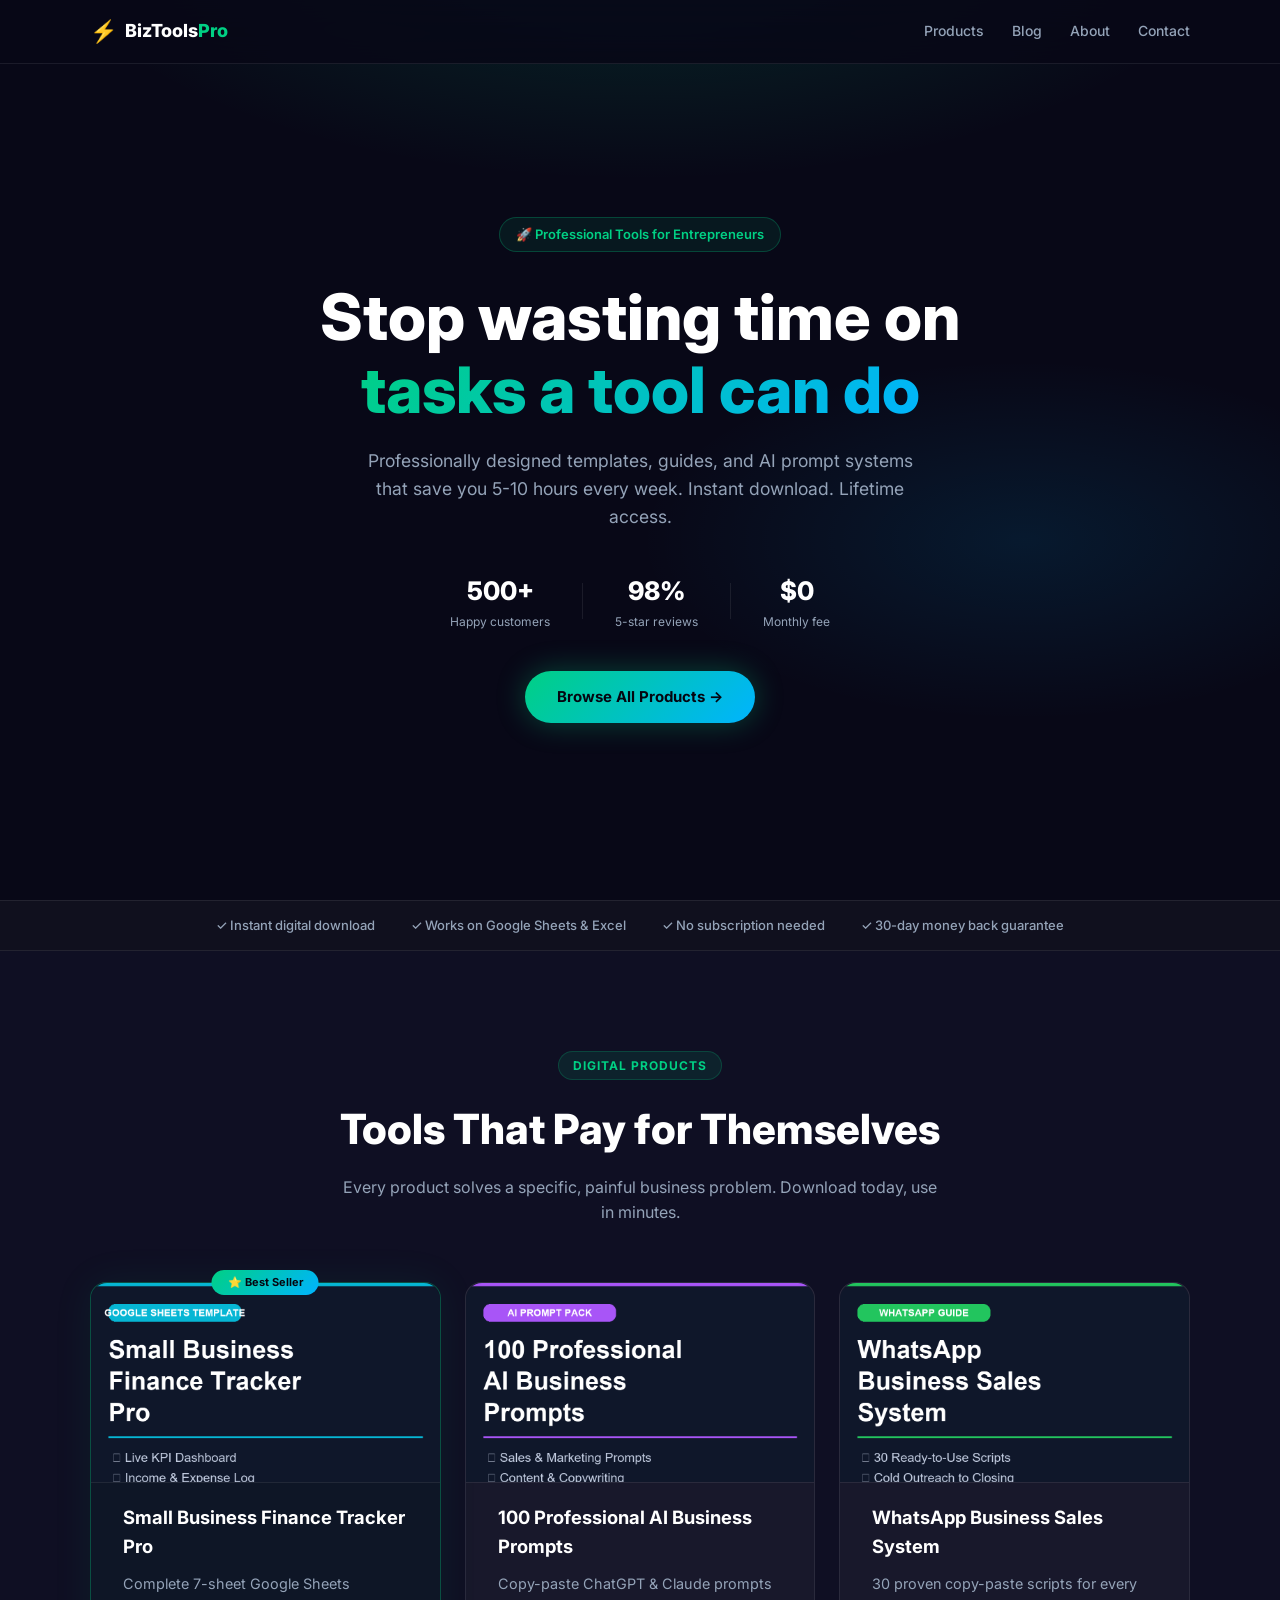
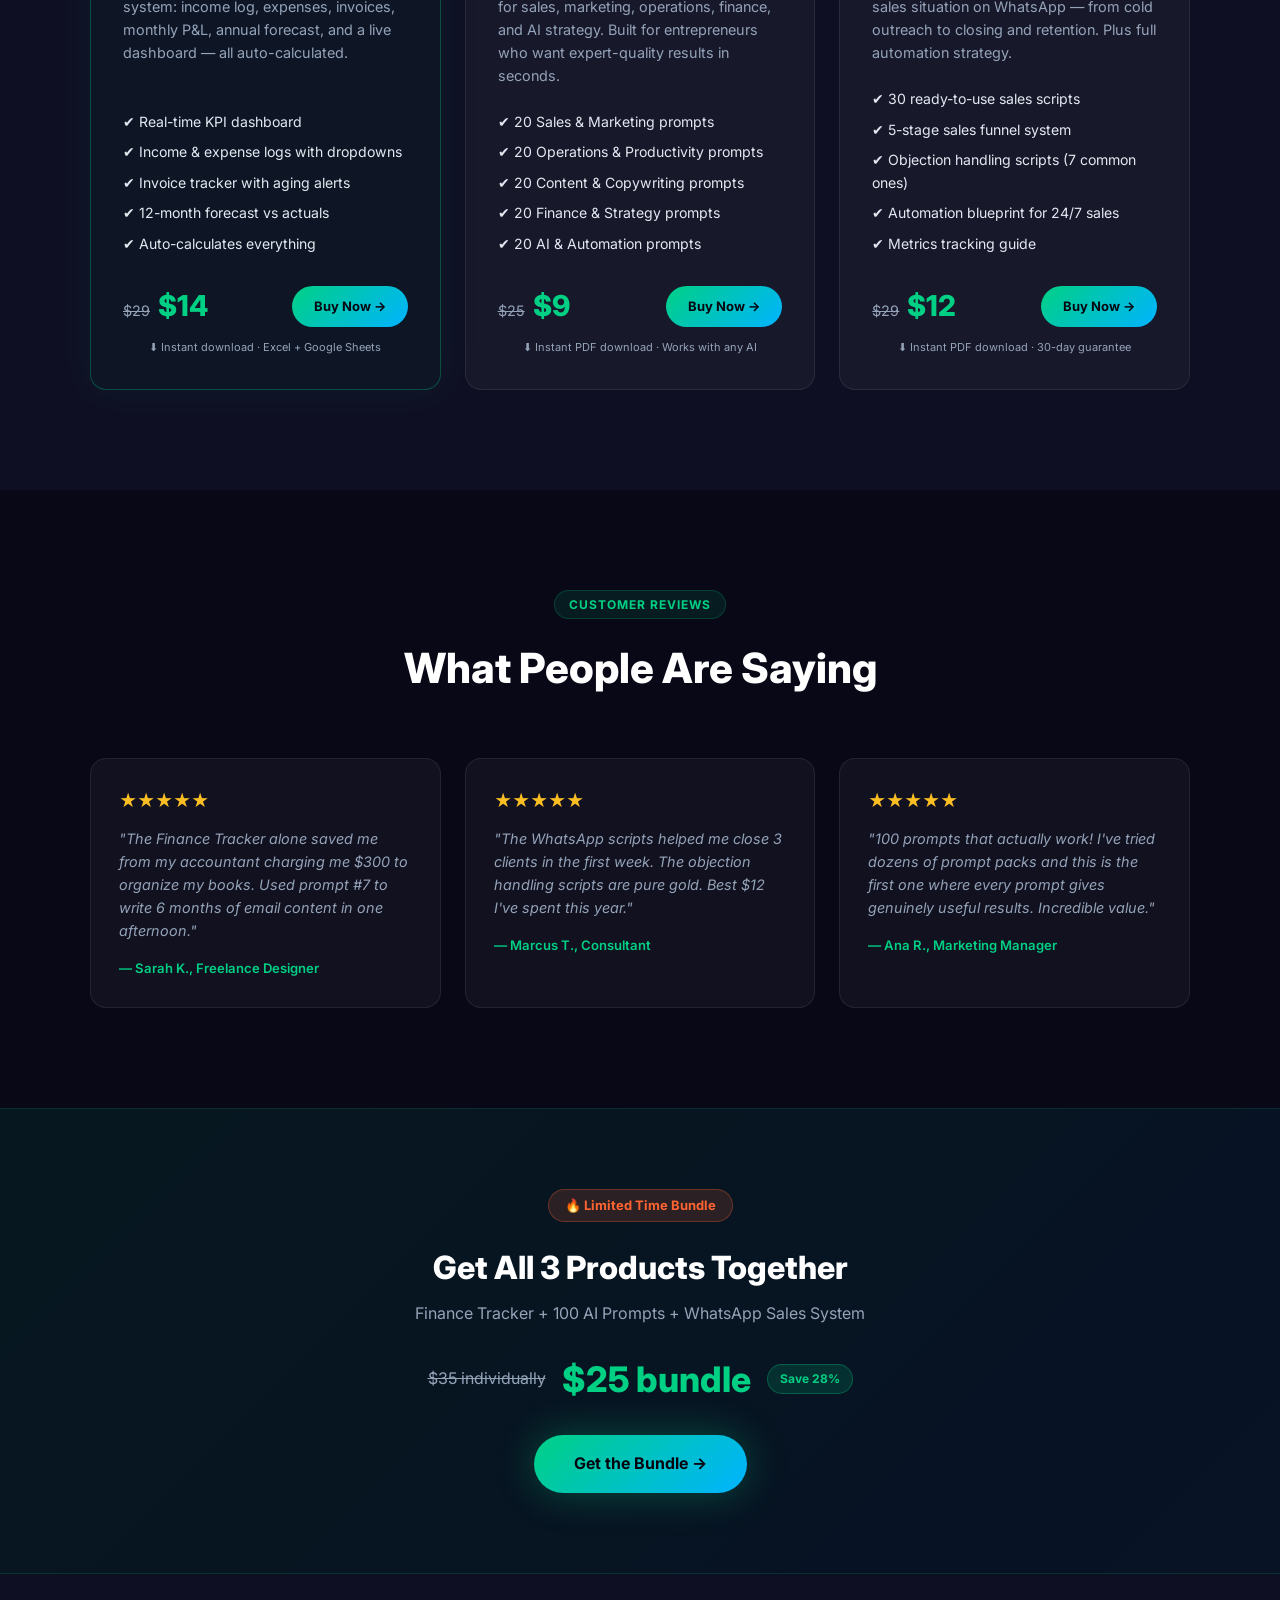
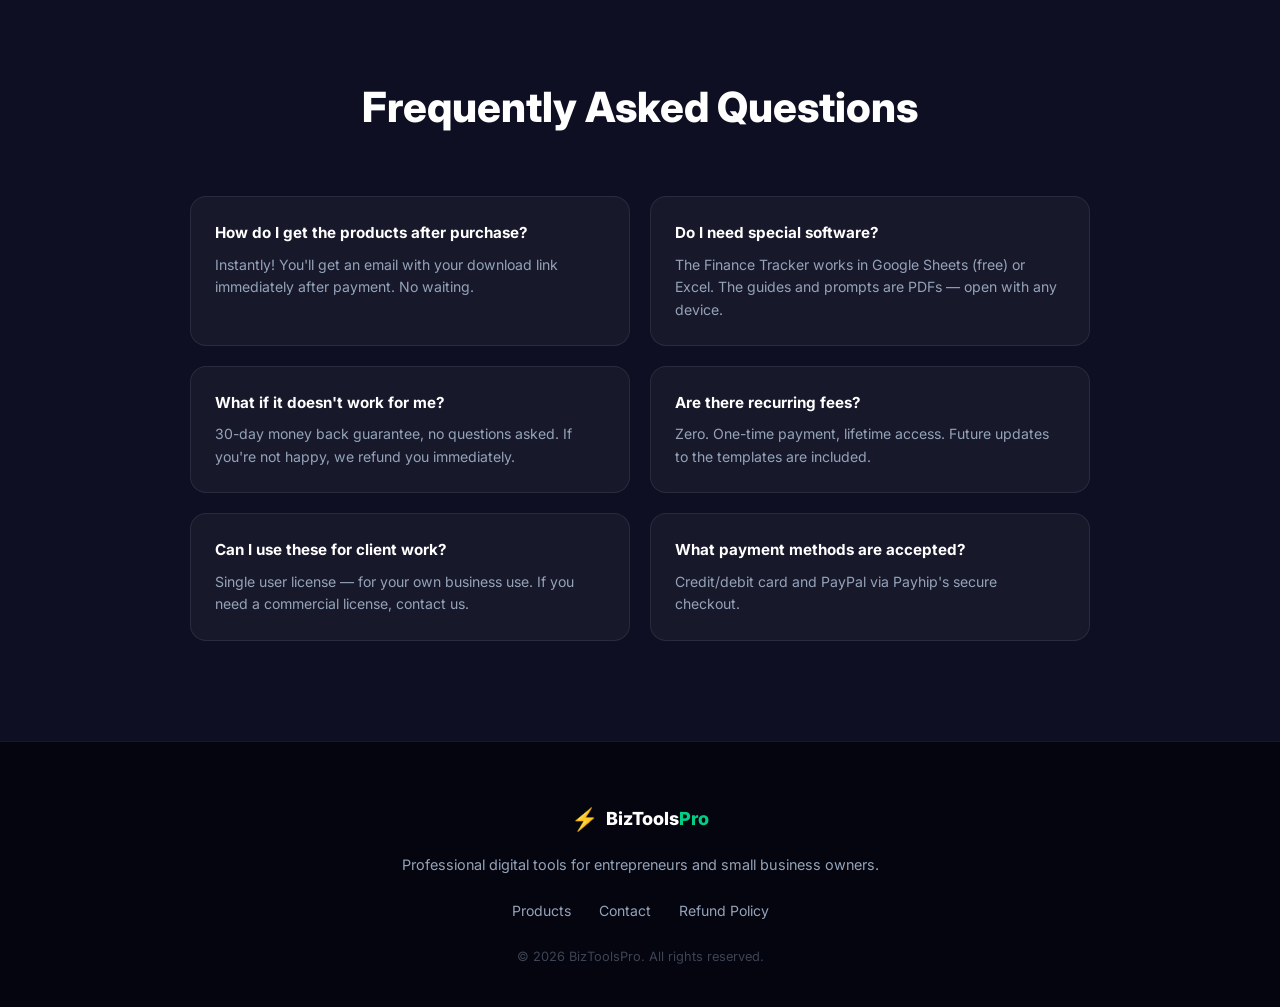
<file: index.html>
<!DOCTYPE html>
<html lang="en">
<head>
  <meta charset="UTF-8" />
  <meta name="viewport" content="width=device-width, initial-scale=1.0" />
  <title>Digital Business Tools &ndash; Templates, Guides &amp; AI Prompts</title>
  <meta name="description" content="Professional digital tools for entrepreneurs and small businesses. Google Sheets templates, AI prompt packs, WhatsApp sales scripts, and more.">
  <link rel="canonical" href="https://setariumgerencia-debug.github.io/">
  <meta property="og:type" content="website">
  <meta property="og:title" content="Digital Business Tools &mdash; Templates, Guides & AI Prompts">
  <meta property="og:description" content="Templates, AI prompt packs and sales scripts that save entrepreneurs 5-10 hours a week. Instant download.">
  <meta property="og:image" content="https://setariumgerencia-debug.github.io/images/pin_finance_tracker.png">
  <meta property="og:url" content="https://setariumgerencia-debug.github.io/">
  <meta name="twitter:card" content="summary_large_image">
  <link rel="preconnect" href="https://fonts.googleapis.com">
  <link href="https://fonts.googleapis.com/css2?family=Inter:wght@400;500;600;700;800&display=swap" rel="stylesheet">
  <style>
    /* Fallback if Google Fonts unavailable */
    body { font-family: 'Inter', -apple-system, BlinkMacSystemFont, 'Segoe UI', Arial, sans-serif; }
  </style>
  <link rel="stylesheet" href="css/style.css">
</head>
<body>

  <!-- NAV -->
  <nav class="nav">
    <div class="nav-inner">
      <div class="logo">
        <span class="logo-icon">&#9889;</span>
        <span class="logo-text">BizTools<span class="logo-accent">Pro</span></span>
      </div>
      <div class="nav-links">
        <a href="#products">Products</a>
        <a href="blog/index.html">Blog</a>
        <a href="#about">About</a>
        <a href="#contact">Contact</a>
      </div>
    </div>
  </nav>

  <!-- HERO -->
  <section class="hero">
    <div class="hero-badge">&#128640; Professional Tools for Entrepreneurs</div>
    <h1 class="hero-title">
      Stop wasting time on<br>
      <span class="gradient-text">tasks a tool can do</span>
    </h1>
    <p class="hero-sub">
      Professionally designed templates, guides, and AI prompt systems that save you 5-10 hours every week. Instant download. Lifetime access.
    </p>
    <div class="hero-stats">
      <div class="stat"><span class="stat-num">500+</span><span class="stat-label">Happy customers</span></div>
      <div class="stat-divider"></div>
      <div class="stat"><span class="stat-num">98%</span><span class="stat-label">5-star reviews</span></div>
      <div class="stat-divider"></div>
      <div class="stat"><span class="stat-num">$0</span><span class="stat-label">Monthly fee</span></div>
    </div>
    <a href="#products" class="btn-primary">Browse All Products &rarr;</a>
  </section>

  <!-- TRUST BAR -->
  <div class="trust-bar">
    <div class="trust-bar-inner">
      <span>&#10003; Instant digital download</span>
      <span>&#10003; Works on Google Sheets &amp; Excel</span>
      <span>&#10003; No subscription needed</span>
      <span>&#10003; 30-day money back guarantee</span>
    </div>
  </div>

  <!-- PRODUCTS -->
  <section id="products" class="products">
    <div class="section-header">
      <span class="section-tag">Digital Products</span>
      <h2 class="section-title">Tools That Pay for Themselves</h2>
      <p class="section-sub">Every product solves a specific, painful business problem. Download today, use in minutes.</p>
    </div>

    <div class="products-grid">

      <!-- Product 1: Finance Tracker -->
      <div class="product-card featured">
        <div class="product-badge">&#11088; Best Seller</div>
        <img class="product-img" src="images/pin_finance_tracker.png" alt="Small Business Finance Tracker Pro preview" loading="lazy">
        <h3 class="product-title">Small Business Finance Tracker Pro</h3>
        <p class="product-desc">Complete 7-sheet Google Sheets system: income log, expenses, invoices, monthly P&amp;L, annual forecast, and a live dashboard &mdash; all auto-calculated.</p>
        <ul class="product-features">
          <li>&#10004; Real-time KPI dashboard</li>
          <li>&#10004; Income &amp; expense logs with dropdowns</li>
          <li>&#10004; Invoice tracker with aging alerts</li>
          <li>&#10004; 12-month forecast vs actuals</li>
          <li>&#10004; Auto-calculates everything</li>
        </ul>
        <div class="product-footer">
          <div class="product-price">
            <span class="price-old">$29</span>
            <span class="price-current">$14</span>
          </div>
          <a href="https://payhip.com/b/Bp0Zt" class="btn-buy" target="_blank">Buy Now &rarr;</a>
        </div>
        <p class="product-note">&#11015; Instant download &middot; Excel + Google Sheets</p>
      </div>

      <!-- Product 2: 100 Prompts -->
      <div class="product-card">
        <img class="product-img" src="images/pin_ai_prompts.png" alt="100 Professional AI Business Prompts preview" loading="lazy">
        <h3 class="product-title">100 Professional AI Business Prompts</h3>
        <p class="product-desc">Copy-paste ChatGPT &amp; Claude prompts for sales, marketing, operations, finance, and AI strategy. Built for entrepreneurs who want expert-quality results in seconds.</p>
        <ul class="product-features">
          <li>&#10004; 20 Sales &amp; Marketing prompts</li>
          <li>&#10004; 20 Operations &amp; Productivity prompts</li>
          <li>&#10004; 20 Content &amp; Copywriting prompts</li>
          <li>&#10004; 20 Finance &amp; Strategy prompts</li>
          <li>&#10004; 20 AI &amp; Automation prompts</li>
        </ul>
        <div class="product-footer">
          <div class="product-price">
            <span class="price-old">$25</span>
            <span class="price-current">$9</span>
          </div>
          <a href="https://payhip.com/b/nP9mg" class="btn-buy" target="_blank">Buy Now &rarr;</a>
        </div>
        <p class="product-note">&#11015; Instant PDF download &middot; Works with any AI</p>
      </div>

      <!-- Product 3: WhatsApp Guide -->
      <div class="product-card">
        <img class="product-img" src="images/pin_whatsapp.png" alt="WhatsApp Business Sales System preview" loading="lazy">
        <h3 class="product-title">WhatsApp Business Sales System</h3>
        <p class="product-desc">30 proven copy-paste scripts for every sales situation on WhatsApp &mdash; from cold outreach to closing and retention. Plus full automation strategy.</p>
        <ul class="product-features">
          <li>&#10004; 30 ready-to-use sales scripts</li>
          <li>&#10004; 5-stage sales funnel system</li>
          <li>&#10004; Objection handling scripts (7 common ones)</li>
          <li>&#10004; Automation blueprint for 24/7 sales</li>
          <li>&#10004; Metrics tracking guide</li>
        </ul>
        <div class="product-footer">
          <div class="product-price">
            <span class="price-old">$29</span>
            <span class="price-current">$12</span>
          </div>
          <a href="https://payhip.com/b/49QEh" class="btn-buy" target="_blank">Buy Now &rarr;</a>
        </div>
        <p class="product-note">&#11015; Instant PDF download &middot; 30-day guarantee</p>
      </div>

    </div>
  </section>

  <!-- TESTIMONIALS -->
  <section class="testimonials">
    <div class="section-header">
      <span class="section-tag">Customer Reviews</span>
      <h2 class="section-title">What People Are Saying</h2>
    </div>
    <div class="testimonials-grid">
      <div class="testimonial">
        <div class="stars">&#9733;&#9733;&#9733;&#9733;&#9733;</div>
        <p>"The Finance Tracker alone saved me from my accountant charging me $300 to organize my books. Used prompt #7 to write 6 months of email content in one afternoon."</p>
        <div class="testimonial-author">&mdash; Sarah K., Freelance Designer</div>
      </div>
      <div class="testimonial">
        <div class="stars">&#9733;&#9733;&#9733;&#9733;&#9733;</div>
        <p>"The WhatsApp scripts helped me close 3 clients in the first week. The objection handling scripts are pure gold. Best $12 I've spent this year."</p>
        <div class="testimonial-author">&mdash; Marcus T., Consultant</div>
      </div>
      <div class="testimonial">
        <div class="stars">&#9733;&#9733;&#9733;&#9733;&#9733;</div>
        <p>"100 prompts that actually work! I've tried dozens of prompt packs and this is the first one where every prompt gives genuinely useful results. Incredible value."</p>
        <div class="testimonial-author">&mdash; Ana R., Marketing Manager</div>
      </div>
    </div>
  </section>

  <!-- BUNDLE OFFER -->
  <section class="bundle">
    <div class="bundle-inner">
      <div class="bundle-badge">&#128293; Limited Time Bundle</div>
      <h2>Get All 3 Products Together</h2>
      <p>Finance Tracker + 100 AI Prompts + WhatsApp Sales System</p>
      <div class="bundle-price">
        <span class="bundle-old">$35 individually</span>
        <span class="bundle-current">$25 bundle</span>
        <span class="bundle-save">Save 28%</span>
      </div>
      <a href="https://payhip.com/Setarium" class="btn-bundle" target="_blank">Get the Bundle &rarr;</a>
    </div>
  </section>

  <!-- FAQ -->
  <section id="about" class="faq">
    <div class="section-header">
      <h2 class="section-title">Frequently Asked Questions</h2>
    </div>
    <div class="faq-grid">
      <div class="faq-item">
        <h4>How do I get the products after purchase?</h4>
        <p>Instantly! You'll get an email with your download link immediately after payment. No waiting.</p>
      </div>
      <div class="faq-item">
        <h4>Do I need special software?</h4>
        <p>The Finance Tracker works in Google Sheets (free) or Excel. The guides and prompts are PDFs &mdash; open with any device.</p>
      </div>
      <div class="faq-item">
        <h4>What if it doesn't work for me?</h4>
        <p>30-day money back guarantee, no questions asked. If you're not happy, we refund you immediately.</p>
      </div>
      <div class="faq-item">
        <h4>Are there recurring fees?</h4>
        <p>Zero. One-time payment, lifetime access. Future updates to the templates are included.</p>
      </div>
      <div class="faq-item">
        <h4>Can I use these for client work?</h4>
        <p>Single user license &mdash; for your own business use. If you need a commercial license, contact us.</p>
      </div>
      <div class="faq-item">
        <h4>What payment methods are accepted?</h4>
        <p>Credit/debit card and PayPal via Payhip's secure checkout.</p>
      </div>
    </div>
  </section>

  <!-- FOOTER -->
  <footer id="contact" class="footer">
    <div class="footer-inner">
      <div class="logo">
        <span class="logo-icon">&#9889;</span>
        <span class="logo-text">BizTools<span class="logo-accent">Pro</span></span>
      </div>
      <p class="footer-desc">Professional digital tools for entrepreneurs and small business owners.</p>
      <div class="footer-links">
        <a href="#products">Products</a>
        <a href="mailto:support@biztoolspro.com">Contact</a>
        <a href="#">Refund Policy</a>
      </div>
      <p class="footer-copy">&copy; 2026 BizToolsPro. All rights reserved.</p>
    </div>
  </footer>

</body>
</html>
</file>
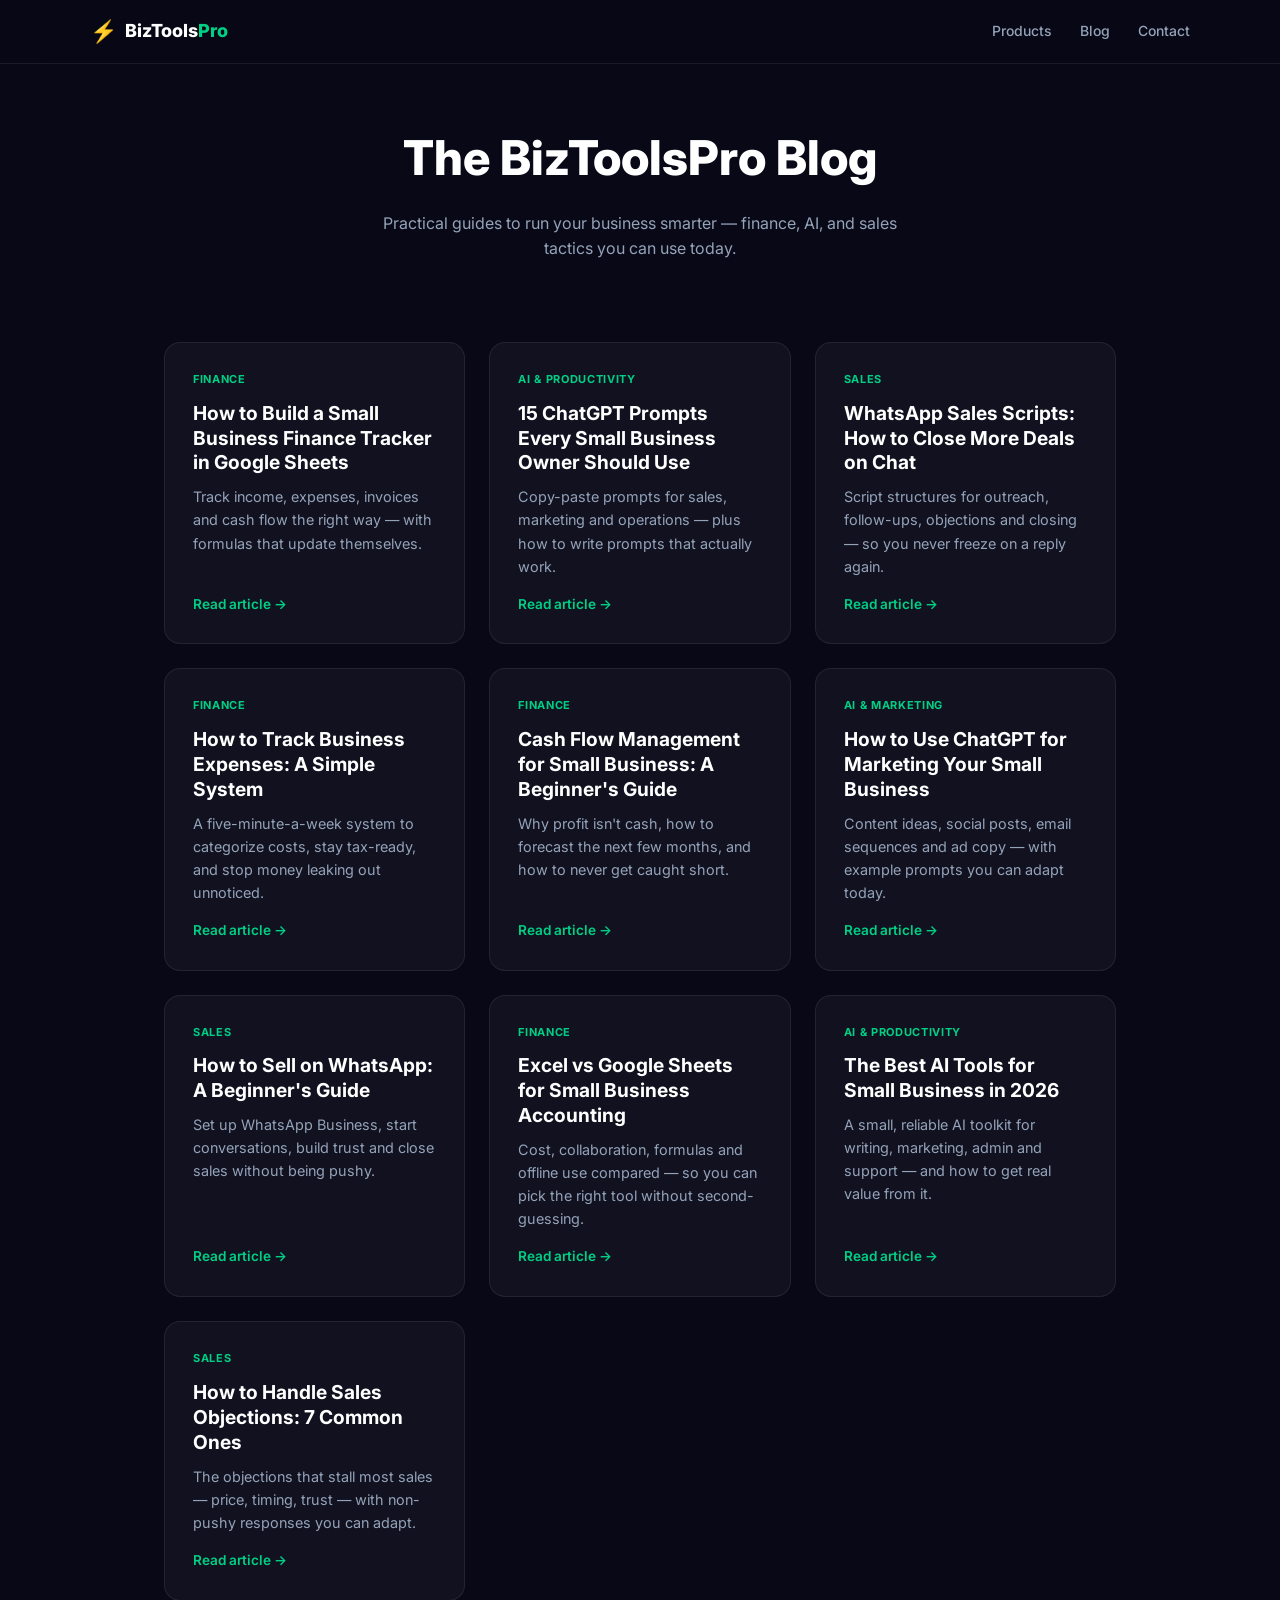
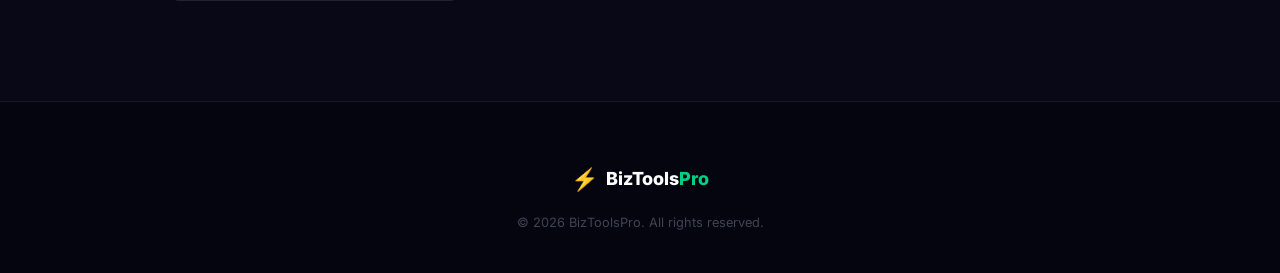
<file: blog/index.html>
<!DOCTYPE html>
<html lang="en">
<head>
  <meta charset="UTF-8" />
  <meta name="viewport" content="width=device-width, initial-scale=1.0" />
  <title>Blog &ndash; Small Business Tips, AI Prompts &amp; Sales Guides | BizToolsPro</title>
  <meta name="description" content="Practical guides on small business finance, AI prompts for entrepreneurs, and WhatsApp sales scripts that help you save time and close more deals.">
  <link rel="canonical" href="https://setariumgerencia-debug.github.io/blog/">
  <meta property="og:title" content="BizToolsPro Blog &mdash; Business Tips, AI Prompts & Sales Guides">
  <meta property="og:description" content="Practical guides on small business finance, AI prompts, and WhatsApp sales.">
  <meta property="og:url" content="https://setariumgerencia-debug.github.io/blog/">
  <link rel="preconnect" href="https://fonts.googleapis.com">
  <link href="https://fonts.googleapis.com/css2?family=Inter:wght@400;500;600;700;800&display=swap" rel="stylesheet">
  <link rel="stylesheet" href="../css/style.css">
</head>
<body>
  <nav class="nav">
    <div class="nav-inner">
      <a href="../index.html" class="logo">
        <span class="logo-icon">&#9889;</span>
        <span class="logo-text">BizTools<span class="logo-accent">Pro</span></span>
      </a>
      <div class="nav-links">
        <a href="../index.html#products">Products</a>
        <a href="index.html">Blog</a>
        <a href="../index.html#contact">Contact</a>
      </div>
    </div>
  </nav>

  <header class="blog-hero">
    <h1>The BizToolsPro Blog</h1>
    <p>Practical guides to run your business smarter &mdash; finance, AI, and sales tactics you can use today.</p>
  </header>

  <div class="blog-grid">
    <a class="blog-card" href="small-business-finance-tracker-template.html">
      <span class="tag">Finance</span>
      <h3>How to Build a Small Business Finance Tracker in Google Sheets</h3>
      <p>Track income, expenses, invoices and cash flow the right way &mdash; with formulas that update themselves.</p>
      <span class="read">Read article &rarr;</span>
    </a>
    <a class="blog-card" href="best-ai-prompts-for-business.html">
      <span class="tag">AI &amp; Productivity</span>
      <h3>15 ChatGPT Prompts Every Small Business Owner Should Use</h3>
      <p>Copy-paste prompts for sales, marketing and operations &mdash; plus how to write prompts that actually work.</p>
      <span class="read">Read article &rarr;</span>
    </a>
    <a class="blog-card" href="whatsapp-sales-scripts.html">
      <span class="tag">Sales</span>
      <h3>WhatsApp Sales Scripts: How to Close More Deals on Chat</h3>
      <p>Script structures for outreach, follow-ups, objections and closing &mdash; so you never freeze on a reply again.</p>
      <span class="read">Read article &rarr;</span>
    </a>
    <a class="blog-card" href="how-to-track-business-expenses.html">
      <span class="tag">Finance</span>
      <h3>How to Track Business Expenses: A Simple System</h3>
      <p>A five-minute-a-week system to categorize costs, stay tax-ready, and stop money leaking out unnoticed.</p>
      <span class="read">Read article &rarr;</span>
    </a>
    <a class="blog-card" href="cash-flow-management-small-business.html">
      <span class="tag">Finance</span>
      <h3>Cash Flow Management for Small Business: A Beginner's Guide</h3>
      <p>Why profit isn't cash, how to forecast the next few months, and how to never get caught short.</p>
      <span class="read">Read article &rarr;</span>
    </a>
    <a class="blog-card" href="how-to-use-chatgpt-for-marketing.html">
      <span class="tag">AI &amp; Marketing</span>
      <h3>How to Use ChatGPT for Marketing Your Small Business</h3>
      <p>Content ideas, social posts, email sequences and ad copy &mdash; with example prompts you can adapt today.</p>
      <span class="read">Read article &rarr;</span>
    </a>
    <a class="blog-card" href="how-to-sell-on-whatsapp.html">
      <span class="tag">Sales</span>
      <h3>How to Sell on WhatsApp: A Beginner's Guide</h3>
      <p>Set up WhatsApp Business, start conversations, build trust and close sales without being pushy.</p>
      <span class="read">Read article &rarr;</span>
    </a>
    <a class="blog-card" href="excel-vs-google-sheets-business.html">
      <span class="tag">Finance</span>
      <h3>Excel vs Google Sheets for Small Business Accounting</h3>
      <p>Cost, collaboration, formulas and offline use compared &mdash; so you can pick the right tool without second-guessing.</p>
      <span class="read">Read article &rarr;</span>
    </a>
    <a class="blog-card" href="best-ai-tools-for-small-business.html">
      <span class="tag">AI &amp; Productivity</span>
      <h3>The Best AI Tools for Small Business in 2026</h3>
      <p>A small, reliable AI toolkit for writing, marketing, admin and support &mdash; and how to get real value from it.</p>
      <span class="read">Read article &rarr;</span>
    </a>
    <a class="blog-card" href="how-to-handle-sales-objections.html">
      <span class="tag">Sales</span>
      <h3>How to Handle Sales Objections: 7 Common Ones</h3>
      <p>The objections that stall most sales &mdash; price, timing, trust &mdash; with non-pushy responses you can adapt.</p>
      <span class="read">Read article &rarr;</span>
    </a>
  </div>

  <footer class="footer">
    <div class="footer-inner">
      <a href="../index.html" class="logo"><span class="logo-icon">&#9889;</span><span class="logo-text">BizTools<span class="logo-accent">Pro</span></span></a>
      <p class="footer-copy" style="margin-top:16px">&copy; 2026 BizToolsPro. All rights reserved.</p>
    </div>
  </footer>
</body>
</html>
</file>
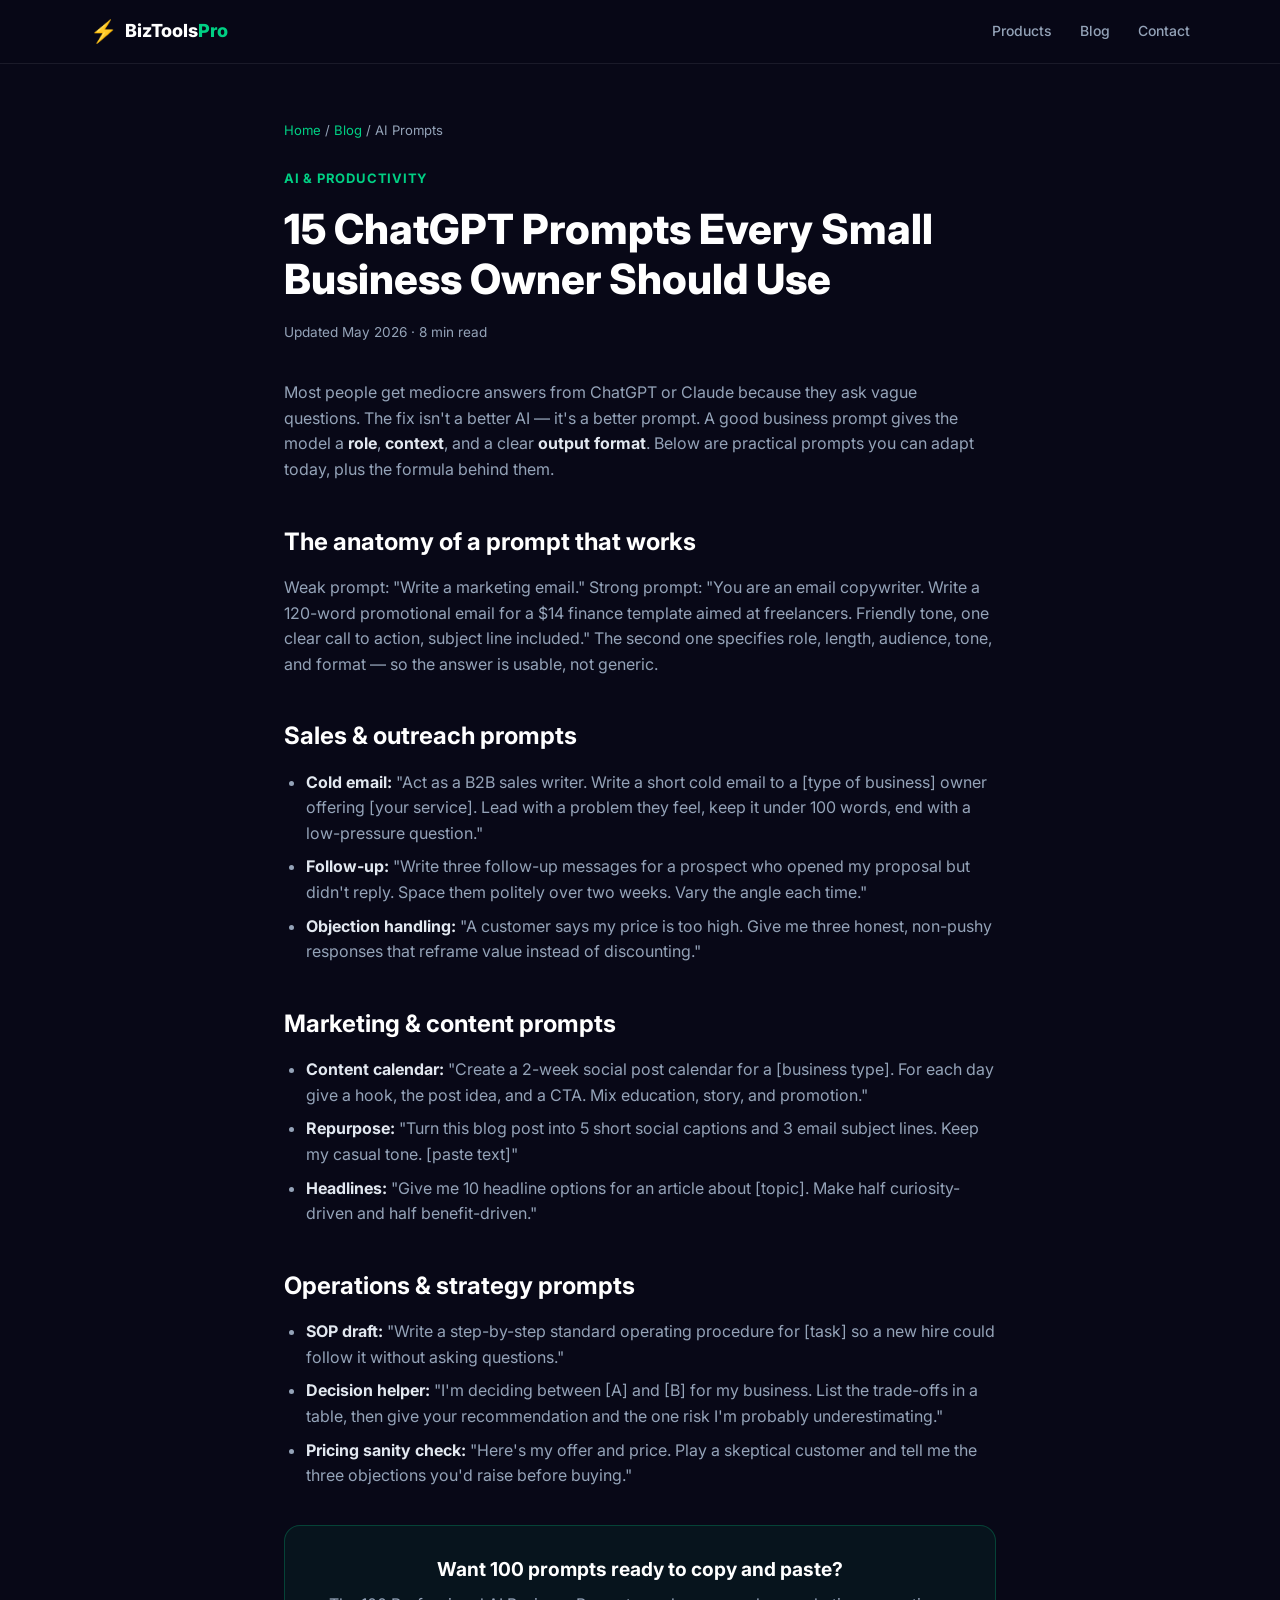
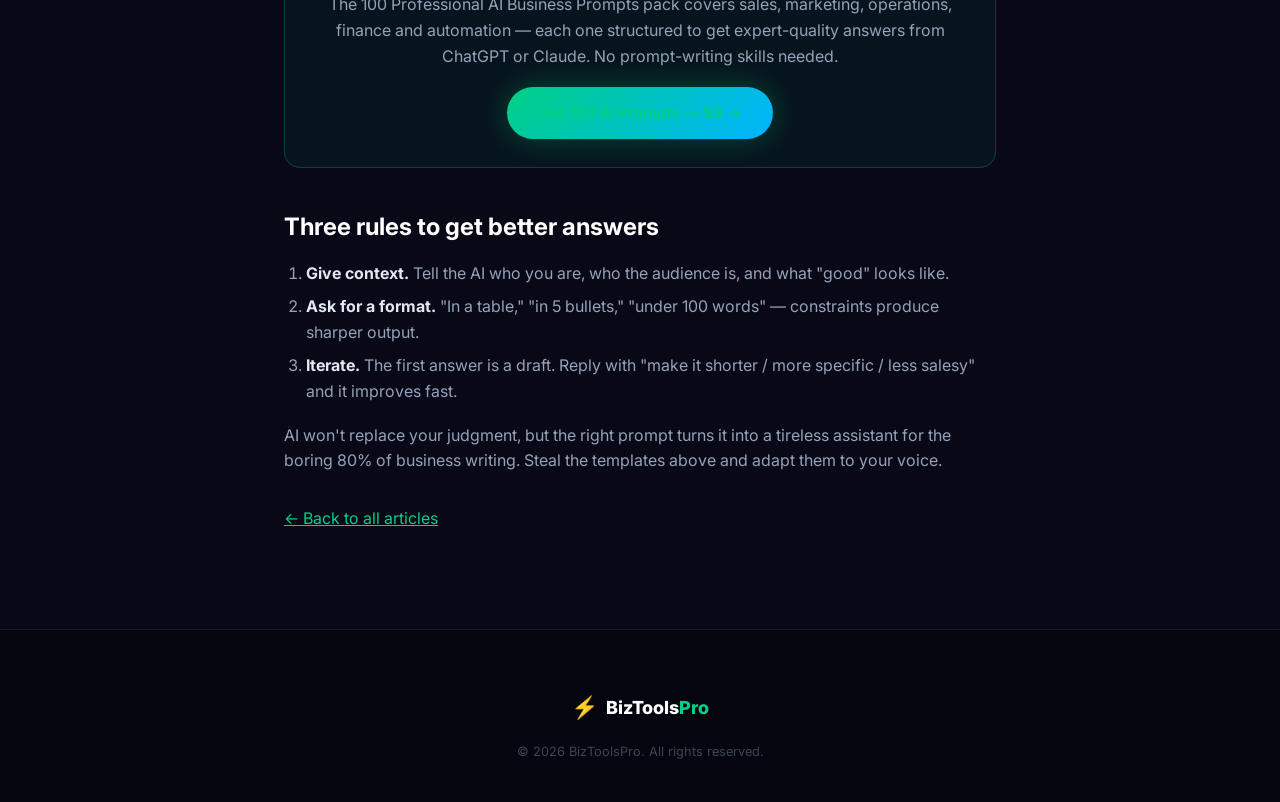
<file: blog/best-ai-prompts-for-business.html>
<!DOCTYPE html>
<html lang="en">
<head>
  <meta charset="UTF-8" />
  <meta name="viewport" content="width=device-width, initial-scale=1.0" />
  <title>15 ChatGPT Prompts Every Small Business Owner Should Use (2026)</title>
  <meta name="description" content="Practical ChatGPT and Claude prompts for sales emails, marketing, customer replies and strategy — with a framework for writing prompts that actually get useful answers.">
  <link rel="canonical" href="https://setariumgerencia-debug.github.io/blog/best-ai-prompts-for-business.html">
  <meta property="og:type" content="article">
  <meta property="og:title" content="15 ChatGPT Prompts Every Small Business Owner Should Use">
  <meta property="og:description" content="Copy-paste AI prompts for sales, marketing and operations — plus how to write prompts that get expert-quality results.">
  <meta property="og:image" content="https://setariumgerencia-debug.github.io/images/pin_ai_prompts.png">
  <meta property="og:url" content="https://setariumgerencia-debug.github.io/blog/best-ai-prompts-for-business.html">
  <meta name="twitter:card" content="summary_large_image">
  <link rel="preconnect" href="https://fonts.googleapis.com">
  <link href="https://fonts.googleapis.com/css2?family=Inter:wght@400;500;600;700;800&display=swap" rel="stylesheet">
  <link rel="stylesheet" href="../css/style.css">
  <script type="application/ld+json">
  {
    "@context": "https://schema.org",
    "@type": "Article",
    "headline": "15 ChatGPT Prompts Every Small Business Owner Should Use",
    "image": "https://setariumgerencia-debug.github.io/images/pin_ai_prompts.png",
    "author": {"@type": "Organization", "name": "BizToolsPro"},
    "publisher": {"@type": "Organization", "name": "BizToolsPro"},
    "datePublished": "2026-05-30",
    "mainEntityOfPage": "https://setariumgerencia-debug.github.io/blog/best-ai-prompts-for-business.html"
  }
  </script>
</head>
<body>
  <nav class="nav">
    <div class="nav-inner">
      <a href="../index.html" class="logo">
        <span class="logo-icon">&#9889;</span>
        <span class="logo-text">BizTools<span class="logo-accent">Pro</span></span>
      </a>
      <div class="nav-links">
        <a href="../index.html#products">Products</a>
        <a href="index.html">Blog</a>
        <a href="../index.html#contact">Contact</a>
      </div>
    </div>
  </nav>

  <div class="blog-wrap">
    <article class="post">
      <div class="breadcrumb"><a href="../index.html">Home</a> / <a href="index.html">Blog</a> / AI Prompts</div>
      <span class="eyebrow">AI &amp; Productivity</span>
      <h1>15 ChatGPT Prompts Every Small Business Owner Should Use</h1>
      <p class="meta">Updated May 2026 &middot; 8 min read</p>

      <p>Most people get mediocre answers from ChatGPT or Claude because they ask vague questions. The fix isn't a better AI &mdash; it's a better prompt. A good business prompt gives the model a <strong>role</strong>, <strong>context</strong>, and a clear <strong>output format</strong>. Below are practical prompts you can adapt today, plus the formula behind them.</p>

      <h2>The anatomy of a prompt that works</h2>
      <p>Weak prompt: "Write a marketing email." Strong prompt: "You are an email copywriter. Write a 120-word promotional email for a $14 finance template aimed at freelancers. Friendly tone, one clear call to action, subject line included." The second one specifies role, length, audience, tone, and format &mdash; so the answer is usable, not generic.</p>

      <h2>Sales &amp; outreach prompts</h2>
      <ul>
        <li><strong>Cold email:</strong> "Act as a B2B sales writer. Write a short cold email to a [type of business] owner offering [your service]. Lead with a problem they feel, keep it under 100 words, end with a low-pressure question."</li>
        <li><strong>Follow-up:</strong> "Write three follow-up messages for a prospect who opened my proposal but didn't reply. Space them politely over two weeks. Vary the angle each time."</li>
        <li><strong>Objection handling:</strong> "A customer says my price is too high. Give me three honest, non-pushy responses that reframe value instead of discounting."</li>
      </ul>

      <h2>Marketing &amp; content prompts</h2>
      <ul>
        <li><strong>Content calendar:</strong> "Create a 2-week social post calendar for a [business type]. For each day give a hook, the post idea, and a CTA. Mix education, story, and promotion."</li>
        <li><strong>Repurpose:</strong> "Turn this blog post into 5 short social captions and 3 email subject lines. Keep my casual tone. [paste text]"</li>
        <li><strong>Headlines:</strong> "Give me 10 headline options for an article about [topic]. Make half curiosity-driven and half benefit-driven."</li>
      </ul>

      <h2>Operations &amp; strategy prompts</h2>
      <ul>
        <li><strong>SOP draft:</strong> "Write a step-by-step standard operating procedure for [task] so a new hire could follow it without asking questions."</li>
        <li><strong>Decision helper:</strong> "I'm deciding between [A] and [B] for my business. List the trade-offs in a table, then give your recommendation and the one risk I'm probably underestimating."</li>
        <li><strong>Pricing sanity check:</strong> "Here's my offer and price. Play a skeptical customer and tell me the three objections you'd raise before buying."</li>
      </ul>

      <div class="cta-box">
        <h4>Want 100 prompts ready to copy and paste?</h4>
        <p>The 100 Professional AI Business Prompts pack covers sales, marketing, operations, finance and automation &mdash; each one structured to get expert-quality answers from ChatGPT or Claude. No prompt-writing skills needed.</p>
        <a href="https://payhip.com/b/nP9mg" class="btn-primary" target="_blank" rel="noopener">Get 100 AI Prompts &mdash; $9 &rarr;</a>
      </div>

      <h2>Three rules to get better answers</h2>
      <ol>
        <li><strong>Give context.</strong> Tell the AI who you are, who the audience is, and what "good" looks like.</li>
        <li><strong>Ask for a format.</strong> "In a table," "in 5 bullets," "under 100 words" &mdash; constraints produce sharper output.</li>
        <li><strong>Iterate.</strong> The first answer is a draft. Reply with "make it shorter / more specific / less salesy" and it improves fast.</li>
      </ol>

      <p>AI won't replace your judgment, but the right prompt turns it into a tireless assistant for the boring 80% of business writing. Steal the templates above and adapt them to your voice.</p>

      <p style="margin-top:32px"><a href="index.html">&larr; Back to all articles</a></p>
    </article>
  </div>

  <footer class="footer">
    <div class="footer-inner">
      <a href="../index.html" class="logo"><span class="logo-icon">&#9889;</span><span class="logo-text">BizTools<span class="logo-accent">Pro</span></span></a>
      <p class="footer-copy" style="margin-top:16px">&copy; 2026 BizToolsPro. All rights reserved.</p>
    </div>
  </footer>
</body>
</html>
</file>
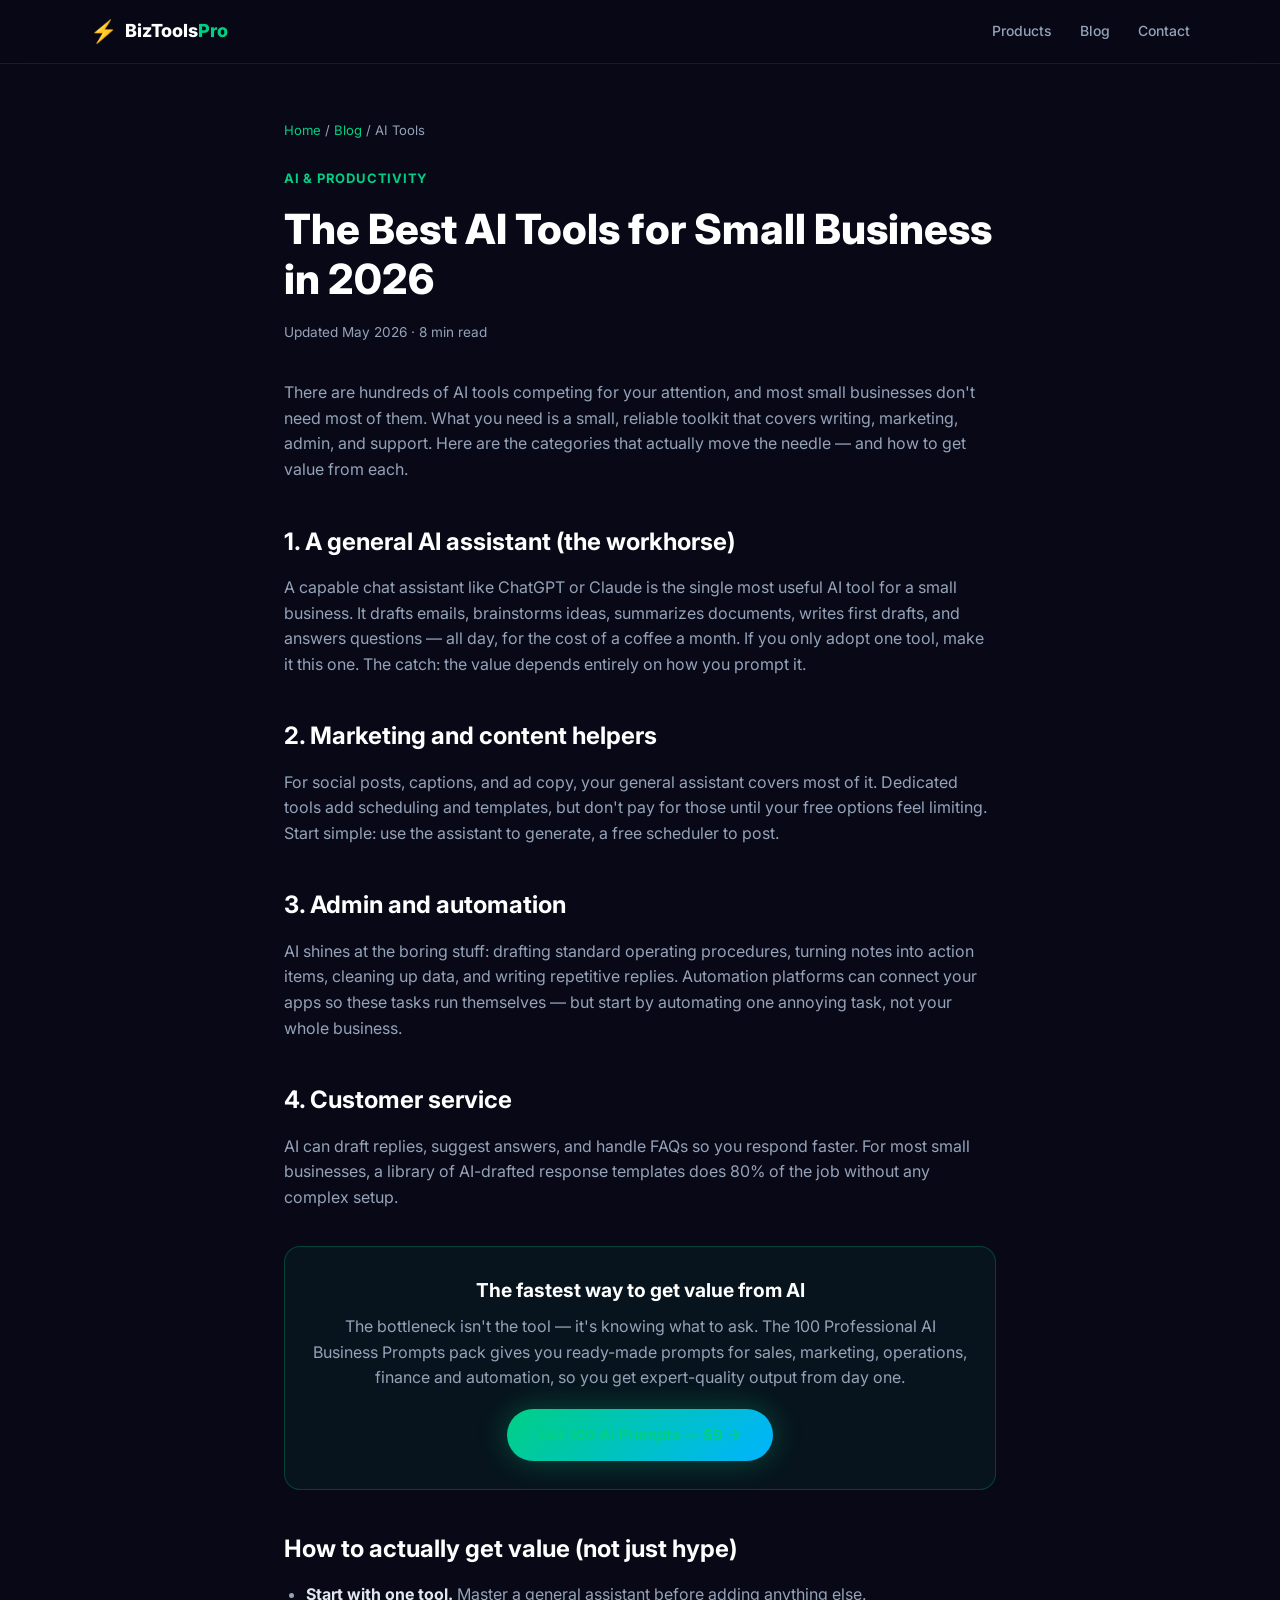
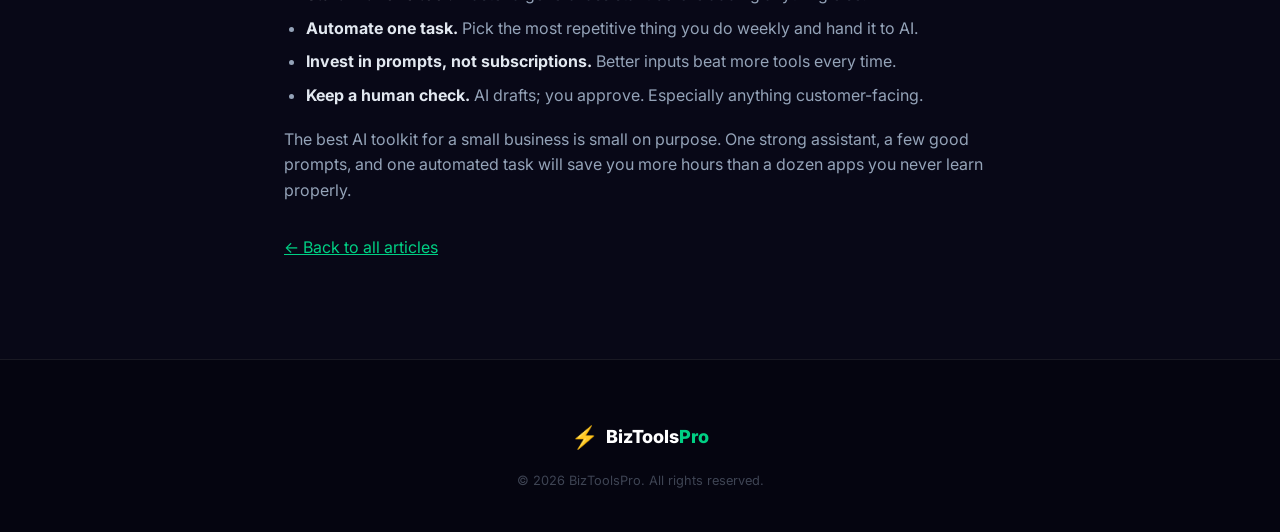
<file: blog/best-ai-tools-for-small-business.html>
<!DOCTYPE html>
<html lang="en">
<head>
  <meta charset="UTF-8" />
  <meta name="viewport" content="width=device-width, initial-scale=1.0" />
  <title>The Best AI Tools for Small Business in 2026 (and How to Use Them)</title>
  <meta name="description" content="A practical roundup of the most useful AI tools for small businesses in 2026 — for writing, marketing, admin and customer service — plus how to get real value from them.">
  <link rel="canonical" href="https://setariumgerencia-debug.github.io/blog/best-ai-tools-for-small-business.html">
  <meta property="og:type" content="article">
  <meta property="og:title" content="The Best AI Tools for Small Business in 2026">
  <meta property="og:description" content="The most useful AI tools for writing, marketing, admin and support — and how to get real value.">
  <meta property="og:image" content="https://setariumgerencia-debug.github.io/images/pin_ai_prompts.png">
  <meta property="og:url" content="https://setariumgerencia-debug.github.io/blog/best-ai-tools-for-small-business.html">
  <meta name="twitter:card" content="summary_large_image">
  <link rel="preconnect" href="https://fonts.googleapis.com">
  <link href="https://fonts.googleapis.com/css2?family=Inter:wght@400;500;600;700;800&display=swap" rel="stylesheet">
  <link rel="stylesheet" href="../css/style.css">
  <script type="application/ld+json">
  {"@context":"https://schema.org","@type":"Article","headline":"The Best AI Tools for Small Business in 2026","image":"https://setariumgerencia-debug.github.io/images/pin_ai_prompts.png","author":{"@type":"Organization","name":"BizToolsPro"},"publisher":{"@type":"Organization","name":"BizToolsPro"},"datePublished":"2026-05-30","mainEntityOfPage":"https://setariumgerencia-debug.github.io/blog/best-ai-tools-for-small-business.html"}
  </script>
</head>
<body>
  <nav class="nav">
    <div class="nav-inner">
      <a href="../index.html" class="logo"><span class="logo-icon">&#9889;</span><span class="logo-text">BizTools<span class="logo-accent">Pro</span></span></a>
      <div class="nav-links">
        <a href="../index.html#products">Products</a>
        <a href="index.html">Blog</a>
        <a href="../index.html#contact">Contact</a>
      </div>
    </div>
  </nav>

  <div class="blog-wrap">
    <article class="post">
      <div class="breadcrumb"><a href="../index.html">Home</a> / <a href="index.html">Blog</a> / AI Tools</div>
      <span class="eyebrow">AI &amp; Productivity</span>
      <h1>The Best AI Tools for Small Business in 2026</h1>
      <p class="meta">Updated May 2026 &middot; 8 min read</p>

      <p>There are hundreds of AI tools competing for your attention, and most small businesses don't need most of them. What you need is a small, reliable toolkit that covers writing, marketing, admin, and support. Here are the categories that actually move the needle &mdash; and how to get value from each.</p>

      <h2>1. A general AI assistant (the workhorse)</h2>
      <p>A capable chat assistant like ChatGPT or Claude is the single most useful AI tool for a small business. It drafts emails, brainstorms ideas, summarizes documents, writes first drafts, and answers questions &mdash; all day, for the cost of a coffee a month. If you only adopt one tool, make it this one. The catch: the value depends entirely on how you prompt it.</p>

      <h2>2. Marketing and content helpers</h2>
      <p>For social posts, captions, and ad copy, your general assistant covers most of it. Dedicated tools add scheduling and templates, but don't pay for those until your free options feel limiting. Start simple: use the assistant to generate, a free scheduler to post.</p>

      <h2>3. Admin and automation</h2>
      <p>AI shines at the boring stuff: drafting standard operating procedures, turning notes into action items, cleaning up data, and writing repetitive replies. Automation platforms can connect your apps so these tasks run themselves &mdash; but start by automating one annoying task, not your whole business.</p>

      <h2>4. Customer service</h2>
      <p>AI can draft replies, suggest answers, and handle FAQs so you respond faster. For most small businesses, a library of AI-drafted response templates does 80% of the job without any complex setup.</p>

      <div class="cta-box">
        <h4>The fastest way to get value from AI</h4>
        <p>The bottleneck isn't the tool &mdash; it's knowing what to ask. The 100 Professional AI Business Prompts pack gives you ready-made prompts for sales, marketing, operations, finance and automation, so you get expert-quality output from day one.</p>
        <a href="https://payhip.com/b/nP9mg" class="btn-primary" target="_blank" rel="noopener">Get 100 AI Prompts &mdash; $9 &rarr;</a>
      </div>

      <h2>How to actually get value (not just hype)</h2>
      <ul>
        <li><strong>Start with one tool.</strong> Master a general assistant before adding anything else.</li>
        <li><strong>Automate one task.</strong> Pick the most repetitive thing you do weekly and hand it to AI.</li>
        <li><strong>Invest in prompts, not subscriptions.</strong> Better inputs beat more tools every time.</li>
        <li><strong>Keep a human check.</strong> AI drafts; you approve. Especially anything customer-facing.</li>
      </ul>

      <p>The best AI toolkit for a small business is small on purpose. One strong assistant, a few good prompts, and one automated task will save you more hours than a dozen apps you never learn properly.</p>

      <p style="margin-top:32px"><a href="index.html">&larr; Back to all articles</a></p>
    </article>
  </div>

  <footer class="footer">
    <div class="footer-inner">
      <a href="../index.html" class="logo"><span class="logo-icon">&#9889;</span><span class="logo-text">BizTools<span class="logo-accent">Pro</span></span></a>
      <p class="footer-copy" style="margin-top:16px">&copy; 2026 BizToolsPro. All rights reserved.</p>
    </div>
  </footer>
</body>
</html>
</file>
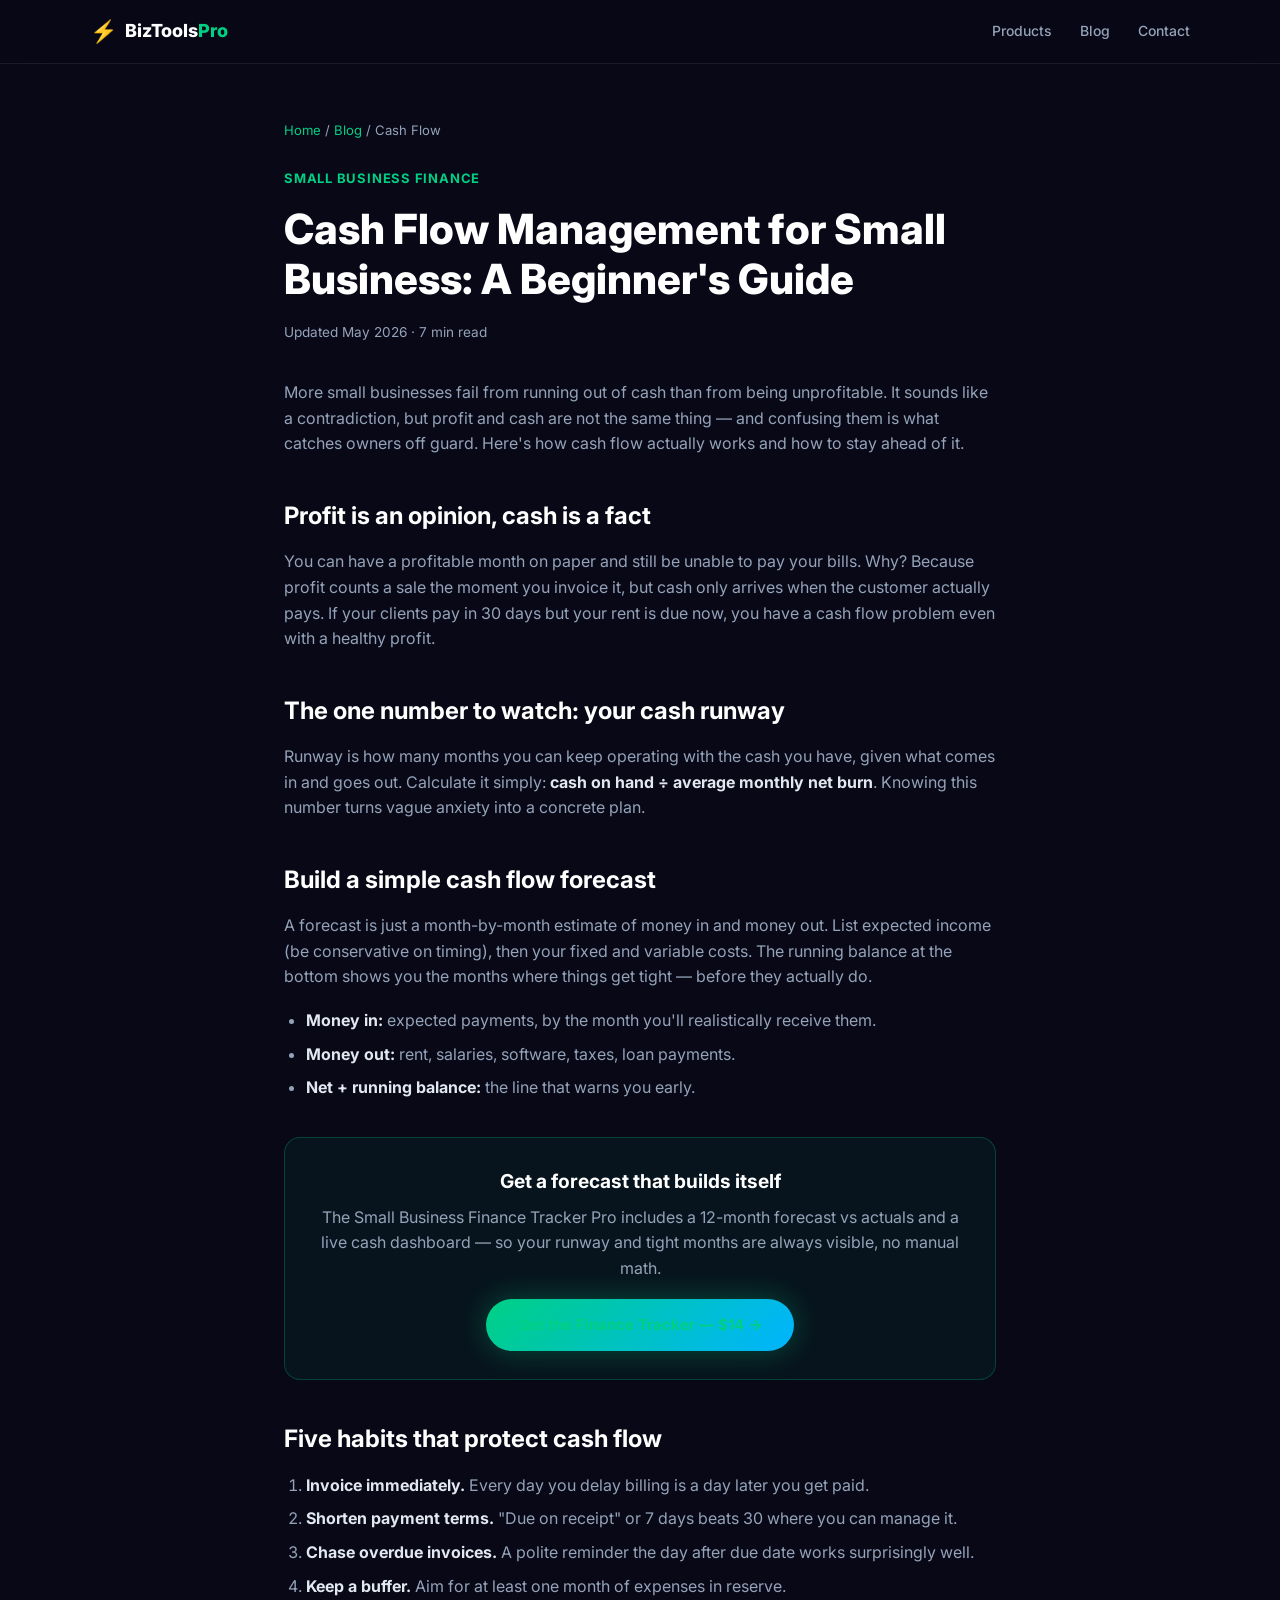
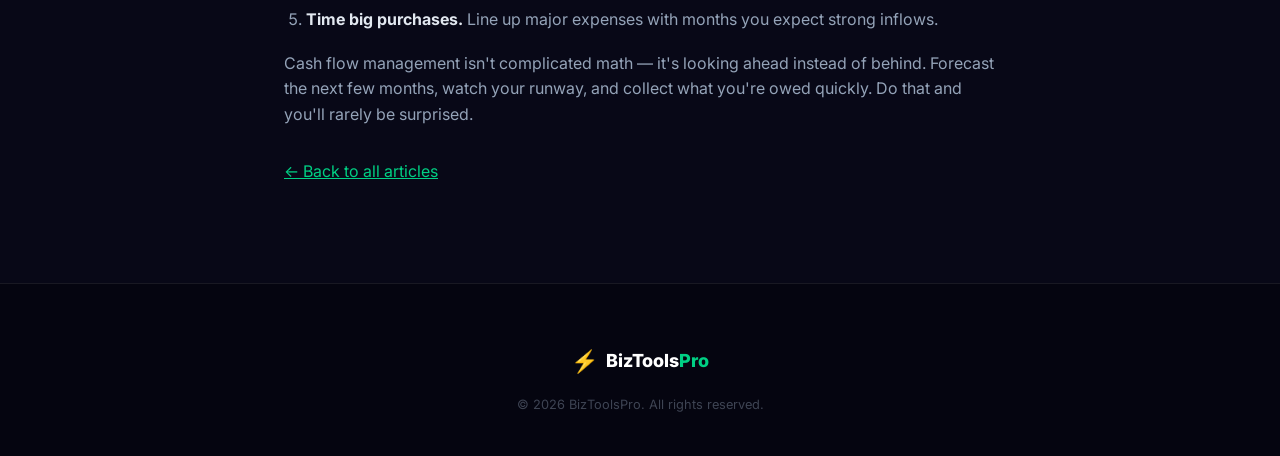
<file: blog/cash-flow-management-small-business.html>
<!DOCTYPE html>
<html lang="en">
<head>
  <meta charset="UTF-8" />
  <meta name="viewport" content="width=device-width, initial-scale=1.0" />
  <title>Cash Flow Management for Small Business: A Beginner's Guide (2026)</title>
  <meta name="description" content="Learn how to manage cash flow in your small business — the difference between profit and cash, how to forecast, and how to avoid running out of money.">
  <link rel="canonical" href="https://setariumgerencia-debug.github.io/blog/cash-flow-management-small-business.html">
  <meta property="og:type" content="article">
  <meta property="og:title" content="Cash Flow Management for Small Business: A Beginner's Guide">
  <meta property="og:description" content="Profit isn't cash. Learn to forecast cash flow and never get caught short.">
  <meta property="og:image" content="https://setariumgerencia-debug.github.io/images/pin_finance_tracker.png">
  <meta property="og:url" content="https://setariumgerencia-debug.github.io/blog/cash-flow-management-small-business.html">
  <meta name="twitter:card" content="summary_large_image">
  <link rel="preconnect" href="https://fonts.googleapis.com">
  <link href="https://fonts.googleapis.com/css2?family=Inter:wght@400;500;600;700;800&display=swap" rel="stylesheet">
  <link rel="stylesheet" href="../css/style.css">
  <script type="application/ld+json">
  {"@context":"https://schema.org","@type":"Article","headline":"Cash Flow Management for Small Business: A Beginner's Guide","image":"https://setariumgerencia-debug.github.io/images/pin_finance_tracker.png","author":{"@type":"Organization","name":"BizToolsPro"},"publisher":{"@type":"Organization","name":"BizToolsPro"},"datePublished":"2026-05-30","mainEntityOfPage":"https://setariumgerencia-debug.github.io/blog/cash-flow-management-small-business.html"}
  </script>
</head>
<body>
  <nav class="nav">
    <div class="nav-inner">
      <a href="../index.html" class="logo"><span class="logo-icon">&#9889;</span><span class="logo-text">BizTools<span class="logo-accent">Pro</span></span></a>
      <div class="nav-links">
        <a href="../index.html#products">Products</a>
        <a href="index.html">Blog</a>
        <a href="../index.html#contact">Contact</a>
      </div>
    </div>
  </nav>

  <div class="blog-wrap">
    <article class="post">
      <div class="breadcrumb"><a href="../index.html">Home</a> / <a href="index.html">Blog</a> / Cash Flow</div>
      <span class="eyebrow">Small Business Finance</span>
      <h1>Cash Flow Management for Small Business: A Beginner's Guide</h1>
      <p class="meta">Updated May 2026 &middot; 7 min read</p>

      <p>More small businesses fail from running out of cash than from being unprofitable. It sounds like a contradiction, but profit and cash are not the same thing &mdash; and confusing them is what catches owners off guard. Here's how cash flow actually works and how to stay ahead of it.</p>

      <h2>Profit is an opinion, cash is a fact</h2>
      <p>You can have a profitable month on paper and still be unable to pay your bills. Why? Because profit counts a sale the moment you invoice it, but cash only arrives when the customer actually pays. If your clients pay in 30 days but your rent is due now, you have a cash flow problem even with a healthy profit.</p>

      <h2>The one number to watch: your cash runway</h2>
      <p>Runway is how many months you can keep operating with the cash you have, given what comes in and goes out. Calculate it simply: <strong>cash on hand &divide; average monthly net burn</strong>. Knowing this number turns vague anxiety into a concrete plan.</p>

      <h2>Build a simple cash flow forecast</h2>
      <p>A forecast is just a month-by-month estimate of money in and money out. List expected income (be conservative on timing), then your fixed and variable costs. The running balance at the bottom shows you the months where things get tight &mdash; before they actually do.</p>
      <ul>
        <li><strong>Money in:</strong> expected payments, by the month you'll realistically receive them.</li>
        <li><strong>Money out:</strong> rent, salaries, software, taxes, loan payments.</li>
        <li><strong>Net + running balance:</strong> the line that warns you early.</li>
      </ul>

      <div class="cta-box">
        <h4>Get a forecast that builds itself</h4>
        <p>The Small Business Finance Tracker Pro includes a 12-month forecast vs actuals and a live cash dashboard &mdash; so your runway and tight months are always visible, no manual math.</p>
        <a href="https://payhip.com/b/Bp0Zt" class="btn-primary" target="_blank" rel="noopener">Get the Finance Tracker &mdash; $14 &rarr;</a>
      </div>

      <h2>Five habits that protect cash flow</h2>
      <ol>
        <li><strong>Invoice immediately.</strong> Every day you delay billing is a day later you get paid.</li>
        <li><strong>Shorten payment terms.</strong> "Due on receipt" or 7 days beats 30 where you can manage it.</li>
        <li><strong>Chase overdue invoices.</strong> A polite reminder the day after due date works surprisingly well.</li>
        <li><strong>Keep a buffer.</strong> Aim for at least one month of expenses in reserve.</li>
        <li><strong>Time big purchases.</strong> Line up major expenses with months you expect strong inflows.</li>
      </ol>

      <p>Cash flow management isn't complicated math &mdash; it's looking ahead instead of behind. Forecast the next few months, watch your runway, and collect what you're owed quickly. Do that and you'll rarely be surprised.</p>

      <p style="margin-top:32px"><a href="index.html">&larr; Back to all articles</a></p>
    </article>
  </div>

  <footer class="footer">
    <div class="footer-inner">
      <a href="../index.html" class="logo"><span class="logo-icon">&#9889;</span><span class="logo-text">BizTools<span class="logo-accent">Pro</span></span></a>
      <p class="footer-copy" style="margin-top:16px">&copy; 2026 BizToolsPro. All rights reserved.</p>
    </div>
  </footer>
</body>
</html>
</file>
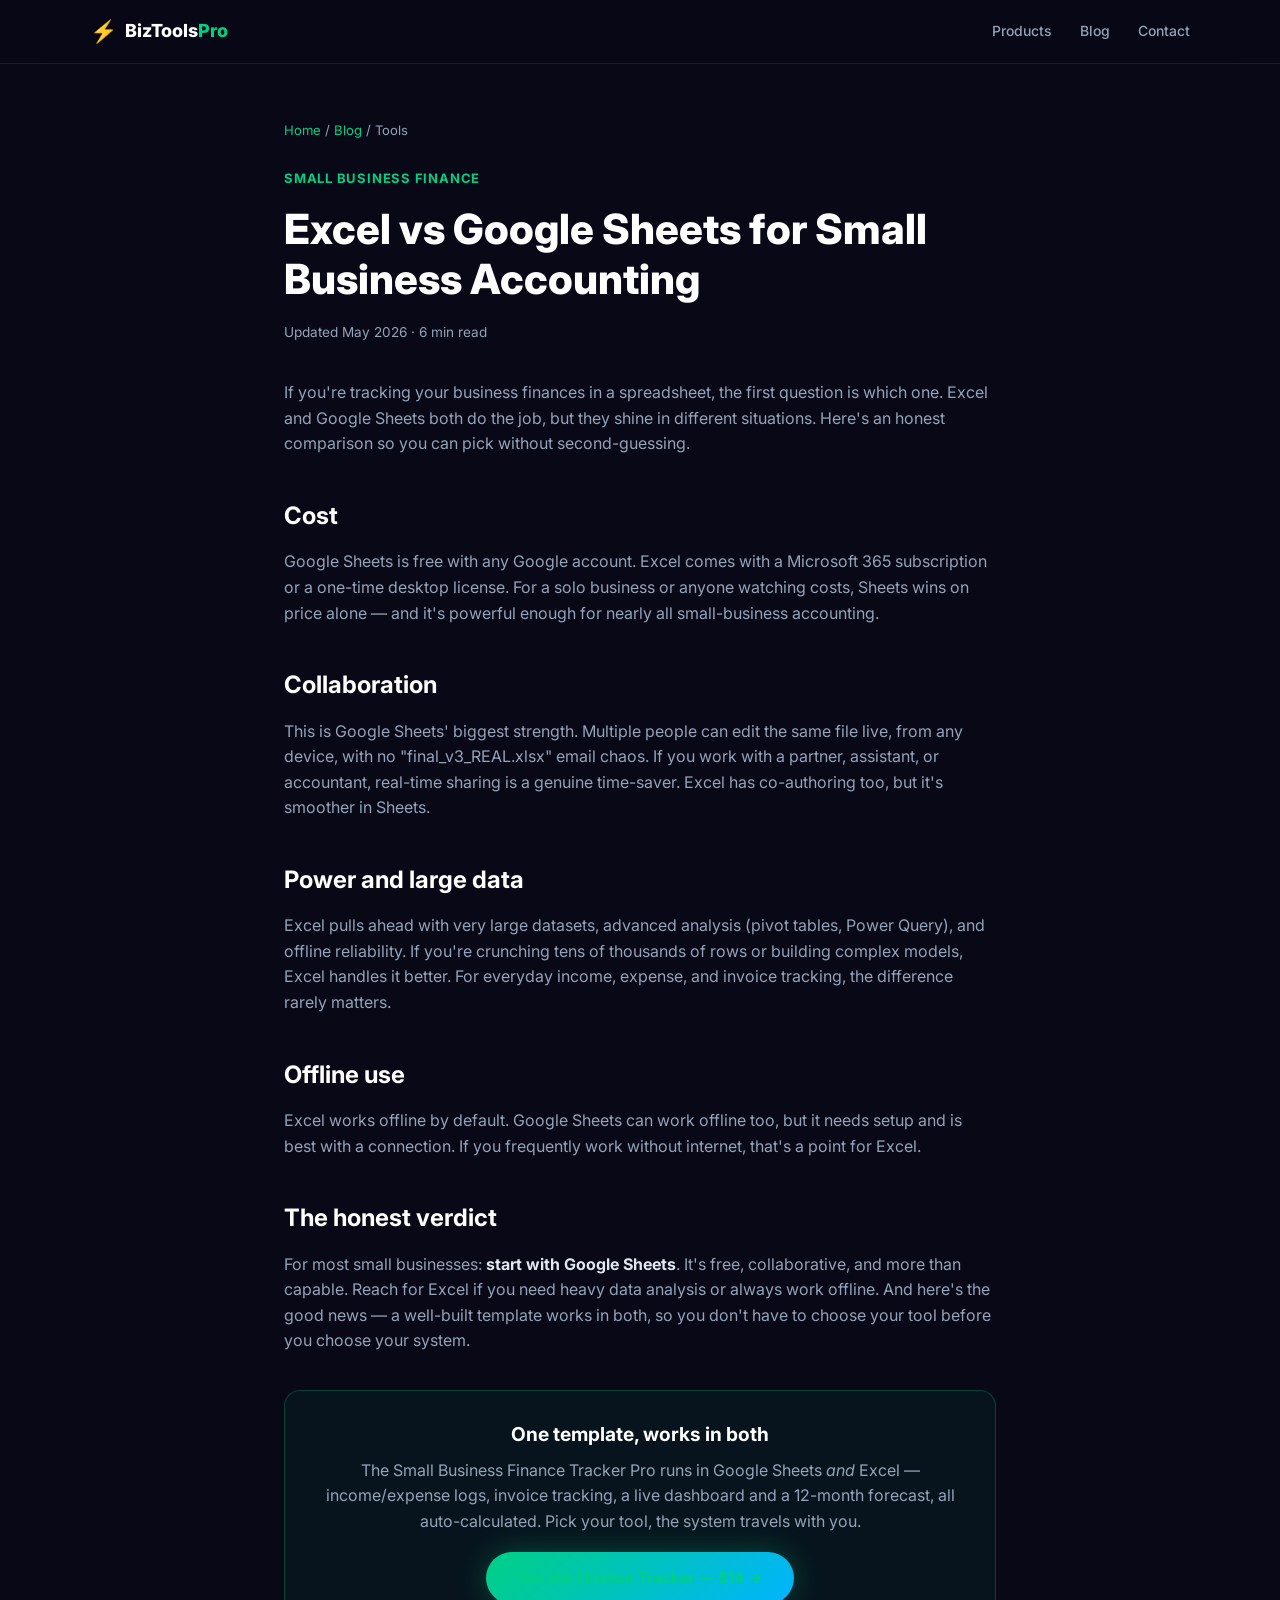
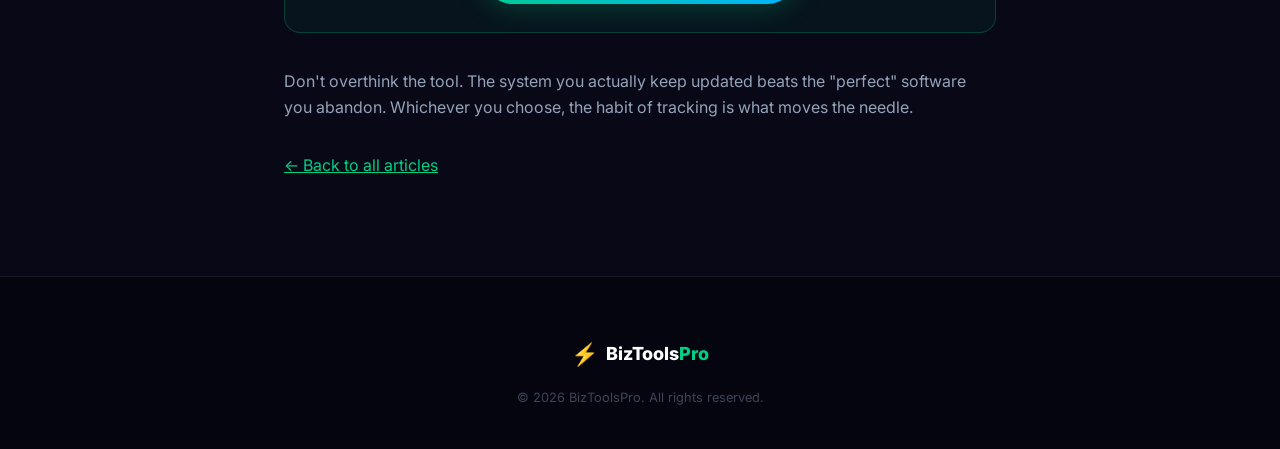
<file: blog/excel-vs-google-sheets-business.html>
<!DOCTYPE html>
<html lang="en">
<head>
  <meta charset="UTF-8" />
  <meta name="viewport" content="width=device-width, initial-scale=1.0" />
  <title>Excel vs Google Sheets for Small Business Accounting (2026)</title>
  <meta name="description" content="A clear comparison of Excel and Google Sheets for small business accounting — cost, collaboration, formulas, offline use — to help you pick the right tool.">
  <link rel="canonical" href="https://setariumgerencia-debug.github.io/blog/excel-vs-google-sheets-business.html">
  <meta property="og:type" content="article">
  <meta property="og:title" content="Excel vs Google Sheets for Small Business Accounting">
  <meta property="og:description" content="Cost, collaboration, formulas and offline use compared — pick the right tool for your books.">
  <meta property="og:image" content="https://setariumgerencia-debug.github.io/images/pin_finance_tracker.png">
  <meta property="og:url" content="https://setariumgerencia-debug.github.io/blog/excel-vs-google-sheets-business.html">
  <meta name="twitter:card" content="summary_large_image">
  <link rel="preconnect" href="https://fonts.googleapis.com">
  <link href="https://fonts.googleapis.com/css2?family=Inter:wght@400;500;600;700;800&display=swap" rel="stylesheet">
  <link rel="stylesheet" href="../css/style.css">
  <script type="application/ld+json">
  {"@context":"https://schema.org","@type":"Article","headline":"Excel vs Google Sheets for Small Business Accounting","image":"https://setariumgerencia-debug.github.io/images/pin_finance_tracker.png","author":{"@type":"Organization","name":"BizToolsPro"},"publisher":{"@type":"Organization","name":"BizToolsPro"},"datePublished":"2026-05-30","mainEntityOfPage":"https://setariumgerencia-debug.github.io/blog/excel-vs-google-sheets-business.html"}
  </script>
</head>
<body>
  <nav class="nav">
    <div class="nav-inner">
      <a href="../index.html" class="logo"><span class="logo-icon">&#9889;</span><span class="logo-text">BizTools<span class="logo-accent">Pro</span></span></a>
      <div class="nav-links">
        <a href="../index.html#products">Products</a>
        <a href="index.html">Blog</a>
        <a href="../index.html#contact">Contact</a>
      </div>
    </div>
  </nav>

  <div class="blog-wrap">
    <article class="post">
      <div class="breadcrumb"><a href="../index.html">Home</a> / <a href="index.html">Blog</a> / Tools</div>
      <span class="eyebrow">Small Business Finance</span>
      <h1>Excel vs Google Sheets for Small Business Accounting</h1>
      <p class="meta">Updated May 2026 &middot; 6 min read</p>

      <p>If you're tracking your business finances in a spreadsheet, the first question is which one. Excel and Google Sheets both do the job, but they shine in different situations. Here's an honest comparison so you can pick without second-guessing.</p>

      <h2>Cost</h2>
      <p>Google Sheets is free with any Google account. Excel comes with a Microsoft 365 subscription or a one-time desktop license. For a solo business or anyone watching costs, Sheets wins on price alone &mdash; and it's powerful enough for nearly all small-business accounting.</p>

      <h2>Collaboration</h2>
      <p>This is Google Sheets' biggest strength. Multiple people can edit the same file live, from any device, with no "final_v3_REAL.xlsx" email chaos. If you work with a partner, assistant, or accountant, real-time sharing is a genuine time-saver. Excel has co-authoring too, but it's smoother in Sheets.</p>

      <h2>Power and large data</h2>
      <p>Excel pulls ahead with very large datasets, advanced analysis (pivot tables, Power Query), and offline reliability. If you're crunching tens of thousands of rows or building complex models, Excel handles it better. For everyday income, expense, and invoice tracking, the difference rarely matters.</p>

      <h2>Offline use</h2>
      <p>Excel works offline by default. Google Sheets can work offline too, but it needs setup and is best with a connection. If you frequently work without internet, that's a point for Excel.</p>

      <h2>The honest verdict</h2>
      <p>For most small businesses: <strong>start with Google Sheets</strong>. It's free, collaborative, and more than capable. Reach for Excel if you need heavy data analysis or always work offline. And here's the good news &mdash; a well-built template works in both, so you don't have to choose your tool before you choose your system.</p>

      <div class="cta-box">
        <h4>One template, works in both</h4>
        <p>The Small Business Finance Tracker Pro runs in Google Sheets <em>and</em> Excel &mdash; income/expense logs, invoice tracking, a live dashboard and a 12-month forecast, all auto-calculated. Pick your tool, the system travels with you.</p>
        <a href="https://payhip.com/b/Bp0Zt" class="btn-primary" target="_blank" rel="noopener">Get the Finance Tracker &mdash; $14 &rarr;</a>
      </div>

      <p>Don't overthink the tool. The system you actually keep updated beats the "perfect" software you abandon. Whichever you choose, the habit of tracking is what moves the needle.</p>

      <p style="margin-top:32px"><a href="index.html">&larr; Back to all articles</a></p>
    </article>
  </div>

  <footer class="footer">
    <div class="footer-inner">
      <a href="../index.html" class="logo"><span class="logo-icon">&#9889;</span><span class="logo-text">BizTools<span class="logo-accent">Pro</span></span></a>
      <p class="footer-copy" style="margin-top:16px">&copy; 2026 BizToolsPro. All rights reserved.</p>
    </div>
  </footer>
</body>
</html>
</file>
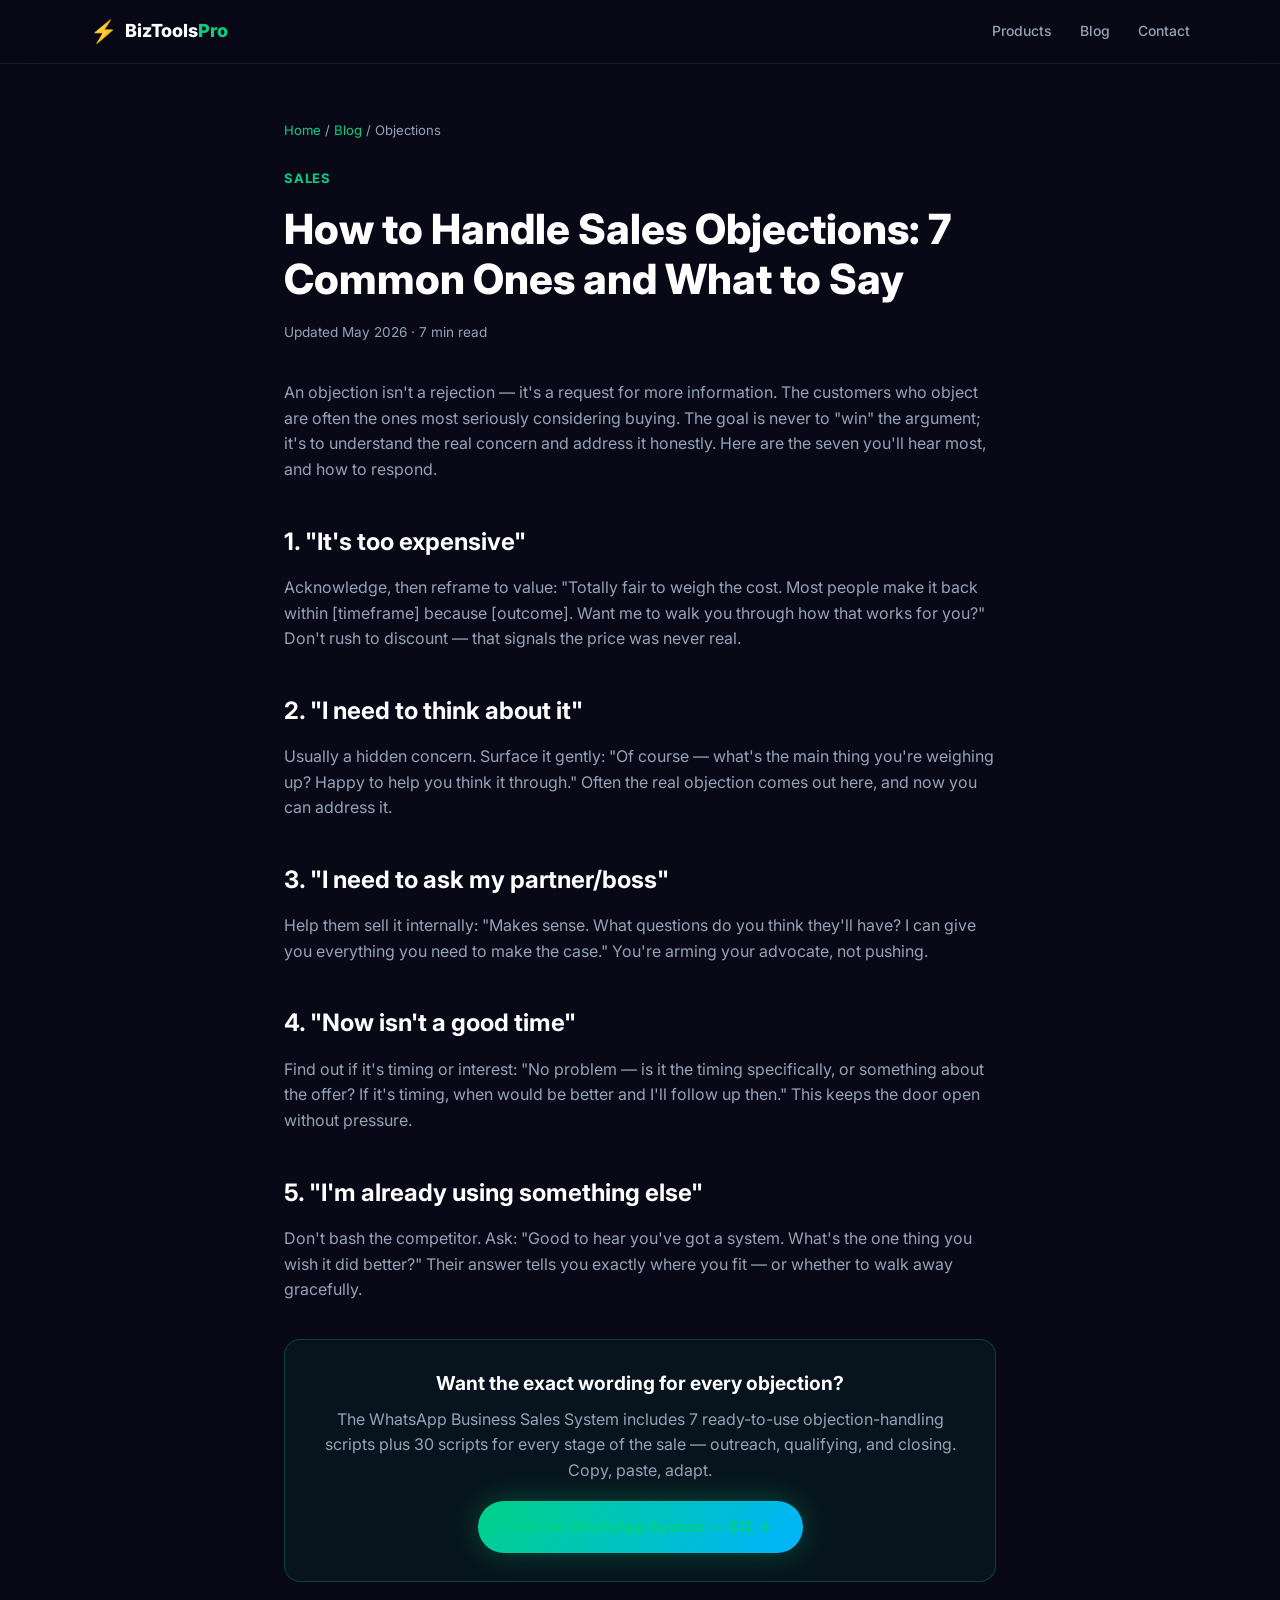
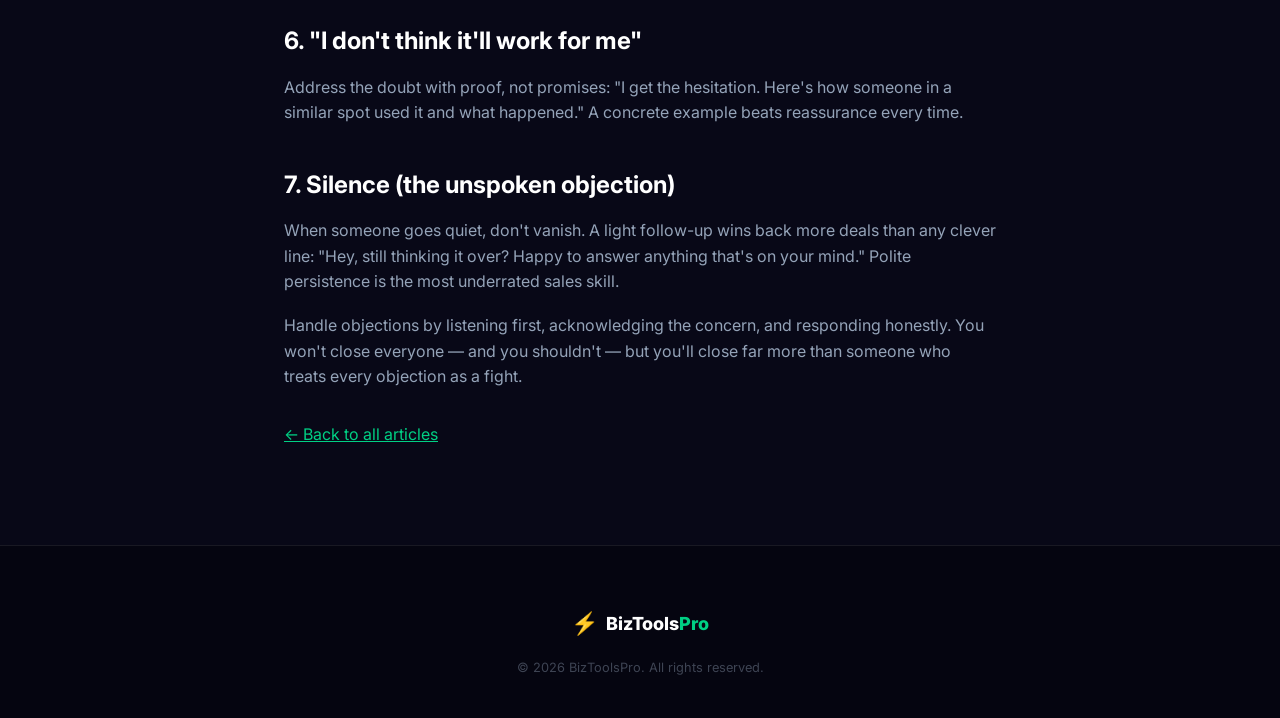
<file: blog/how-to-handle-sales-objections.html>
<!DOCTYPE html>
<html lang="en">
<head>
  <meta charset="UTF-8" />
  <meta name="viewport" content="width=device-width, initial-scale=1.0" />
  <title>How to Handle Sales Objections: 7 Common Ones and What to Say (2026)</title>
  <meta name="description" content="The 7 most common sales objections — price, timing, trust and more — with practical, non-pushy responses you can adapt to close more deals.">
  <link rel="canonical" href="https://setariumgerencia-debug.github.io/blog/how-to-handle-sales-objections.html">
  <meta property="og:type" content="article">
  <meta property="og:title" content="How to Handle Sales Objections: 7 Common Ones and What to Say">
  <meta property="og:description" content="Practical, non-pushy responses to the 7 objections that stall most sales.">
  <meta property="og:image" content="https://setariumgerencia-debug.github.io/images/pin_whatsapp.png">
  <meta property="og:url" content="https://setariumgerencia-debug.github.io/blog/how-to-handle-sales-objections.html">
  <meta name="twitter:card" content="summary_large_image">
  <link rel="preconnect" href="https://fonts.googleapis.com">
  <link href="https://fonts.googleapis.com/css2?family=Inter:wght@400;500;600;700;800&display=swap" rel="stylesheet">
  <link rel="stylesheet" href="../css/style.css">
  <script type="application/ld+json">
  {"@context":"https://schema.org","@type":"Article","headline":"How to Handle Sales Objections: 7 Common Ones and What to Say","image":"https://setariumgerencia-debug.github.io/images/pin_whatsapp.png","author":{"@type":"Organization","name":"BizToolsPro"},"publisher":{"@type":"Organization","name":"BizToolsPro"},"datePublished":"2026-05-30","mainEntityOfPage":"https://setariumgerencia-debug.github.io/blog/how-to-handle-sales-objections.html"}
  </script>
</head>
<body>
  <nav class="nav">
    <div class="nav-inner">
      <a href="../index.html" class="logo"><span class="logo-icon">&#9889;</span><span class="logo-text">BizTools<span class="logo-accent">Pro</span></span></a>
      <div class="nav-links">
        <a href="../index.html#products">Products</a>
        <a href="index.html">Blog</a>
        <a href="../index.html#contact">Contact</a>
      </div>
    </div>
  </nav>

  <div class="blog-wrap">
    <article class="post">
      <div class="breadcrumb"><a href="../index.html">Home</a> / <a href="index.html">Blog</a> / Objections</div>
      <span class="eyebrow">Sales</span>
      <h1>How to Handle Sales Objections: 7 Common Ones and What to Say</h1>
      <p class="meta">Updated May 2026 &middot; 7 min read</p>

      <p>An objection isn't a rejection &mdash; it's a request for more information. The customers who object are often the ones most seriously considering buying. The goal is never to "win" the argument; it's to understand the real concern and address it honestly. Here are the seven you'll hear most, and how to respond.</p>

      <h2>1. "It's too expensive"</h2>
      <p>Acknowledge, then reframe to value: "Totally fair to weigh the cost. Most people make it back within [timeframe] because [outcome]. Want me to walk you through how that works for you?" Don't rush to discount &mdash; that signals the price was never real.</p>

      <h2>2. "I need to think about it"</h2>
      <p>Usually a hidden concern. Surface it gently: "Of course &mdash; what's the main thing you're weighing up? Happy to help you think it through." Often the real objection comes out here, and now you can address it.</p>

      <h2>3. "I need to ask my partner/boss"</h2>
      <p>Help them sell it internally: "Makes sense. What questions do you think they'll have? I can give you everything you need to make the case." You're arming your advocate, not pushing.</p>

      <h2>4. "Now isn't a good time"</h2>
      <p>Find out if it's timing or interest: "No problem &mdash; is it the timing specifically, or something about the offer? If it's timing, when would be better and I'll follow up then." This keeps the door open without pressure.</p>

      <h2>5. "I'm already using something else"</h2>
      <p>Don't bash the competitor. Ask: "Good to hear you've got a system. What's the one thing you wish it did better?" Their answer tells you exactly where you fit &mdash; or whether to walk away gracefully.</p>

      <div class="cta-box">
        <h4>Want the exact wording for every objection?</h4>
        <p>The WhatsApp Business Sales System includes 7 ready-to-use objection-handling scripts plus 30 scripts for every stage of the sale &mdash; outreach, qualifying, and closing. Copy, paste, adapt.</p>
        <a href="https://payhip.com/b/49QEh" class="btn-primary" target="_blank" rel="noopener">Get the WhatsApp System &mdash; $12 &rarr;</a>
      </div>

      <h2>6. "I don't think it'll work for me"</h2>
      <p>Address the doubt with proof, not promises: "I get the hesitation. Here's how someone in a similar spot used it and what happened." A concrete example beats reassurance every time.</p>

      <h2>7. Silence (the unspoken objection)</h2>
      <p>When someone goes quiet, don't vanish. A light follow-up wins back more deals than any clever line: "Hey, still thinking it over? Happy to answer anything that's on your mind." Polite persistence is the most underrated sales skill.</p>

      <p>Handle objections by listening first, acknowledging the concern, and responding honestly. You won't close everyone &mdash; and you shouldn't &mdash; but you'll close far more than someone who treats every objection as a fight.</p>

      <p style="margin-top:32px"><a href="index.html">&larr; Back to all articles</a></p>
    </article>
  </div>

  <footer class="footer">
    <div class="footer-inner">
      <a href="../index.html" class="logo"><span class="logo-icon">&#9889;</span><span class="logo-text">BizTools<span class="logo-accent">Pro</span></span></a>
      <p class="footer-copy" style="margin-top:16px">&copy; 2026 BizToolsPro. All rights reserved.</p>
    </div>
  </footer>
</body>
</html>
</file>
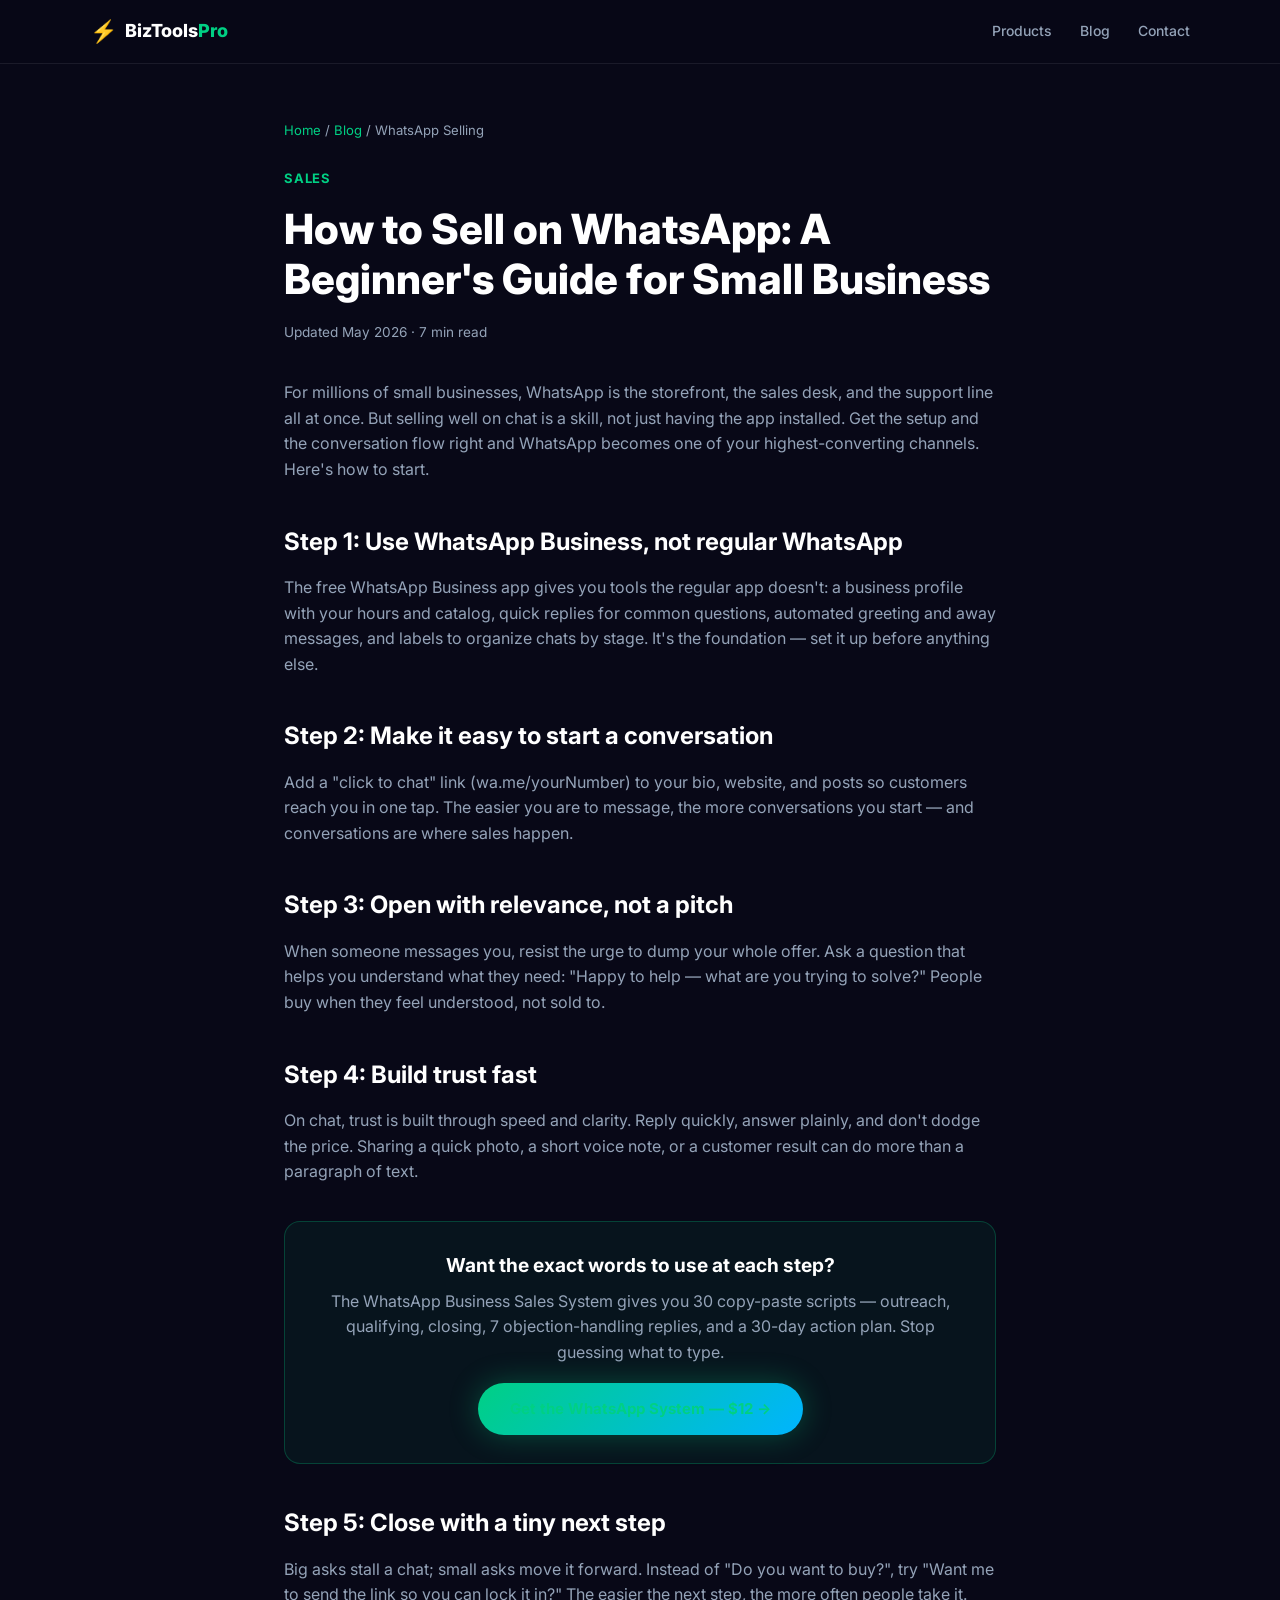
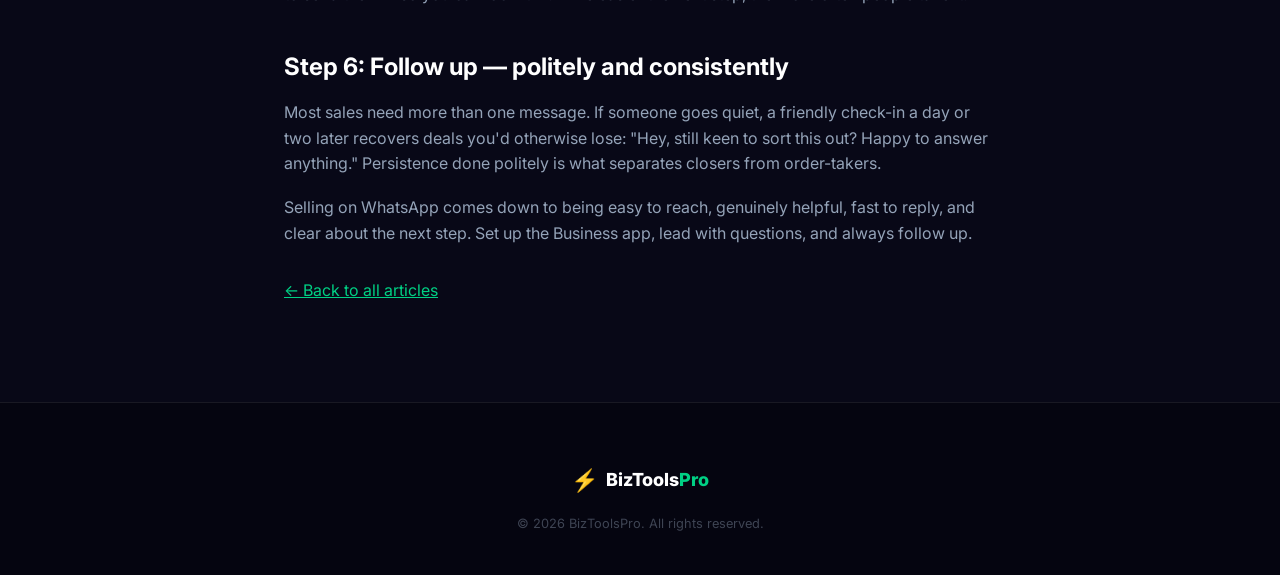
<file: blog/how-to-sell-on-whatsapp.html>
<!DOCTYPE html>
<html lang="en">
<head>
  <meta charset="UTF-8" />
  <meta name="viewport" content="width=device-width, initial-scale=1.0" />
  <title>How to Sell on WhatsApp: A Beginner's Guide for Small Business (2026)</title>
  <meta name="description" content="Learn how to sell on WhatsApp the right way — set up WhatsApp Business, start conversations, build trust and close sales without being pushy.">
  <link rel="canonical" href="https://setariumgerencia-debug.github.io/blog/how-to-sell-on-whatsapp.html">
  <meta property="og:type" content="article">
  <meta property="og:title" content="How to Sell on WhatsApp: A Beginner's Guide for Small Business">
  <meta property="og:description" content="Set up WhatsApp Business, start conversations and close sales without being pushy.">
  <meta property="og:image" content="https://setariumgerencia-debug.github.io/images/pin_whatsapp.png">
  <meta property="og:url" content="https://setariumgerencia-debug.github.io/blog/how-to-sell-on-whatsapp.html">
  <meta name="twitter:card" content="summary_large_image">
  <link rel="preconnect" href="https://fonts.googleapis.com">
  <link href="https://fonts.googleapis.com/css2?family=Inter:wght@400;500;600;700;800&display=swap" rel="stylesheet">
  <link rel="stylesheet" href="../css/style.css">
  <script type="application/ld+json">
  {"@context":"https://schema.org","@type":"Article","headline":"How to Sell on WhatsApp: A Beginner's Guide for Small Business","image":"https://setariumgerencia-debug.github.io/images/pin_whatsapp.png","author":{"@type":"Organization","name":"BizToolsPro"},"publisher":{"@type":"Organization","name":"BizToolsPro"},"datePublished":"2026-05-30","mainEntityOfPage":"https://setariumgerencia-debug.github.io/blog/how-to-sell-on-whatsapp.html"}
  </script>
</head>
<body>
  <nav class="nav">
    <div class="nav-inner">
      <a href="../index.html" class="logo"><span class="logo-icon">&#9889;</span><span class="logo-text">BizTools<span class="logo-accent">Pro</span></span></a>
      <div class="nav-links">
        <a href="../index.html#products">Products</a>
        <a href="index.html">Blog</a>
        <a href="../index.html#contact">Contact</a>
      </div>
    </div>
  </nav>

  <div class="blog-wrap">
    <article class="post">
      <div class="breadcrumb"><a href="../index.html">Home</a> / <a href="index.html">Blog</a> / WhatsApp Selling</div>
      <span class="eyebrow">Sales</span>
      <h1>How to Sell on WhatsApp: A Beginner's Guide for Small Business</h1>
      <p class="meta">Updated May 2026 &middot; 7 min read</p>

      <p>For millions of small businesses, WhatsApp is the storefront, the sales desk, and the support line all at once. But selling well on chat is a skill, not just having the app installed. Get the setup and the conversation flow right and WhatsApp becomes one of your highest-converting channels. Here's how to start.</p>

      <h2>Step 1: Use WhatsApp Business, not regular WhatsApp</h2>
      <p>The free WhatsApp Business app gives you tools the regular app doesn't: a business profile with your hours and catalog, quick replies for common questions, automated greeting and away messages, and labels to organize chats by stage. It's the foundation &mdash; set it up before anything else.</p>

      <h2>Step 2: Make it easy to start a conversation</h2>
      <p>Add a "click to chat" link (wa.me/yourNumber) to your bio, website, and posts so customers reach you in one tap. The easier you are to message, the more conversations you start &mdash; and conversations are where sales happen.</p>

      <h2>Step 3: Open with relevance, not a pitch</h2>
      <p>When someone messages you, resist the urge to dump your whole offer. Ask a question that helps you understand what they need: "Happy to help &mdash; what are you trying to solve?" People buy when they feel understood, not sold to.</p>

      <h2>Step 4: Build trust fast</h2>
      <p>On chat, trust is built through speed and clarity. Reply quickly, answer plainly, and don't dodge the price. Sharing a quick photo, a short voice note, or a customer result can do more than a paragraph of text.</p>

      <div class="cta-box">
        <h4>Want the exact words to use at each step?</h4>
        <p>The WhatsApp Business Sales System gives you 30 copy-paste scripts &mdash; outreach, qualifying, closing, 7 objection-handling replies, and a 30-day action plan. Stop guessing what to type.</p>
        <a href="https://payhip.com/b/49QEh" class="btn-primary" target="_blank" rel="noopener">Get the WhatsApp System &mdash; $12 &rarr;</a>
      </div>

      <h2>Step 5: Close with a tiny next step</h2>
      <p>Big asks stall a chat; small asks move it forward. Instead of "Do you want to buy?", try "Want me to send the link so you can lock it in?" The easier the next step, the more often people take it.</p>

      <h2>Step 6: Follow up &mdash; politely and consistently</h2>
      <p>Most sales need more than one message. If someone goes quiet, a friendly check-in a day or two later recovers deals you'd otherwise lose: "Hey, still keen to sort this out? Happy to answer anything." Persistence done politely is what separates closers from order-takers.</p>

      <p>Selling on WhatsApp comes down to being easy to reach, genuinely helpful, fast to reply, and clear about the next step. Set up the Business app, lead with questions, and always follow up.</p>

      <p style="margin-top:32px"><a href="index.html">&larr; Back to all articles</a></p>
    </article>
  </div>

  <footer class="footer">
    <div class="footer-inner">
      <a href="../index.html" class="logo"><span class="logo-icon">&#9889;</span><span class="logo-text">BizTools<span class="logo-accent">Pro</span></span></a>
      <p class="footer-copy" style="margin-top:16px">&copy; 2026 BizToolsPro. All rights reserved.</p>
    </div>
  </footer>
</body>
</html>
</file>
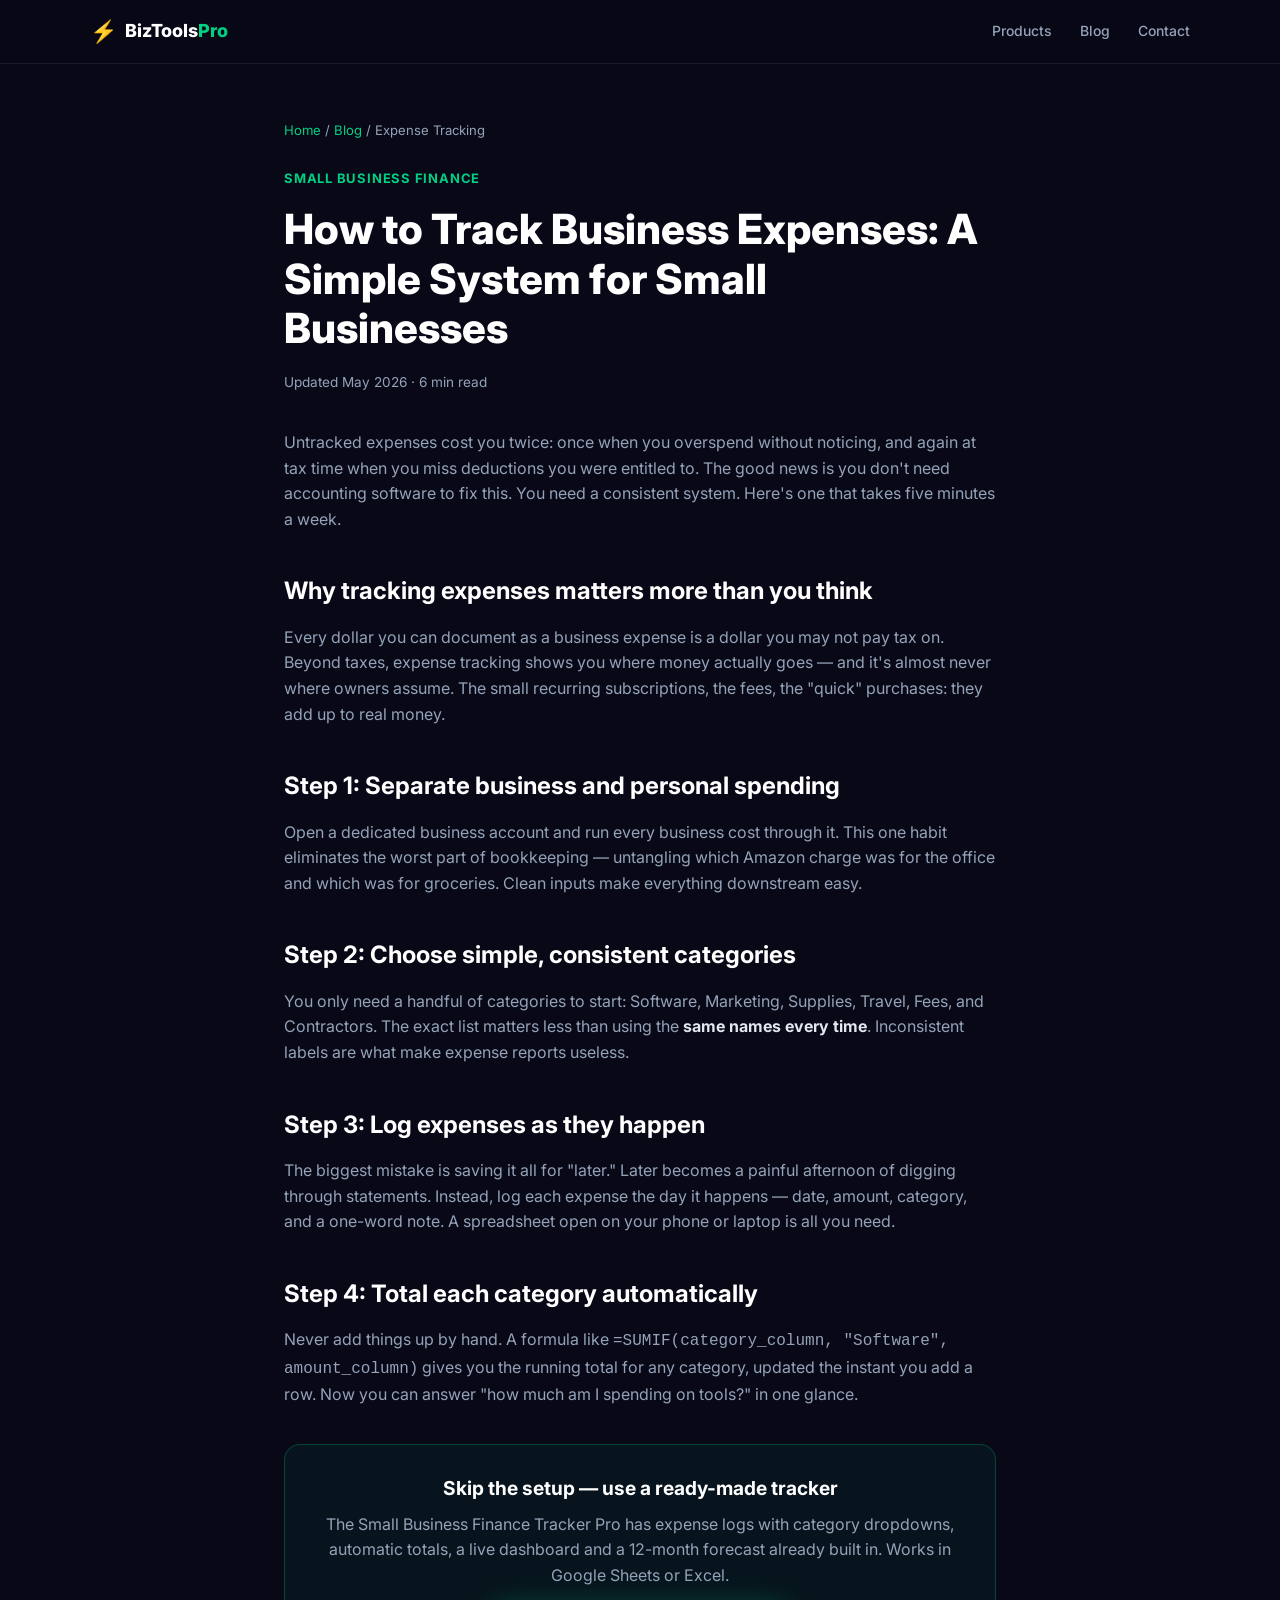
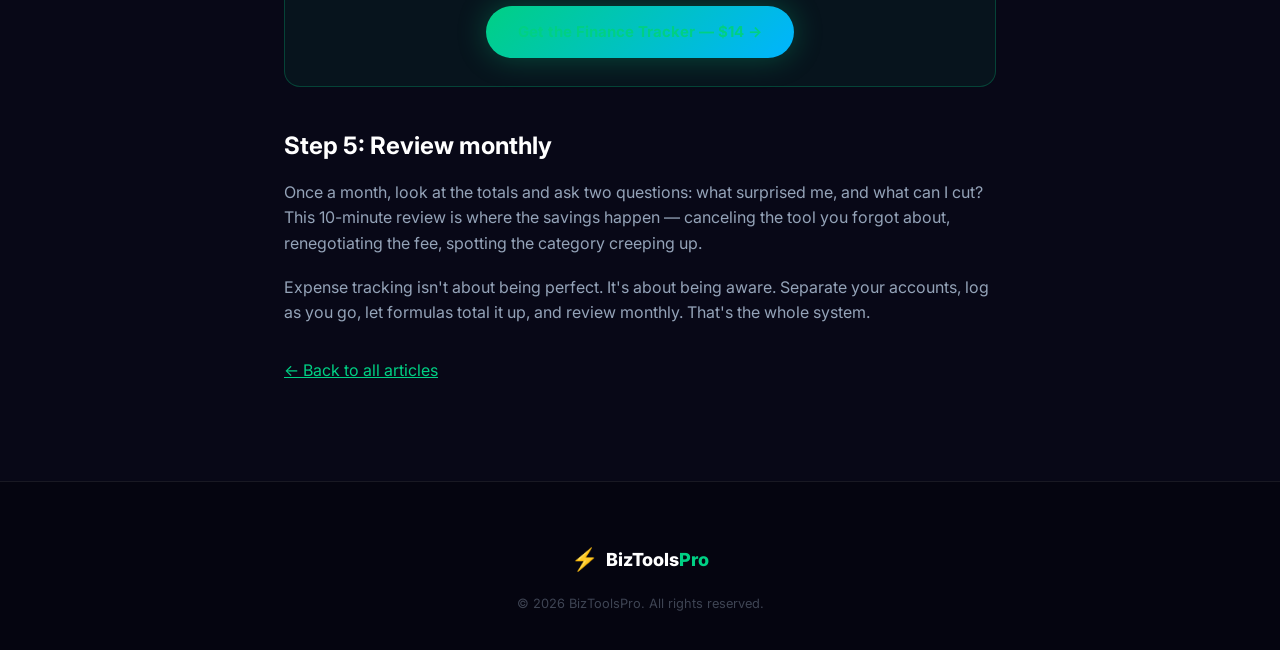
<file: blog/how-to-track-business-expenses.html>
<!DOCTYPE html>
<html lang="en">
<head>
  <meta charset="UTF-8" />
  <meta name="viewport" content="width=device-width, initial-scale=1.0" />
  <title>How to Track Business Expenses: A Simple System for Small Businesses (2026)</title>
  <meta name="description" content="A practical, no-software-needed system for tracking business expenses, categorizing costs and staying ready for tax time — plus a template that automates it.">
  <link rel="canonical" href="https://setariumgerencia-debug.github.io/blog/how-to-track-business-expenses.html">
  <meta property="og:type" content="article">
  <meta property="og:title" content="How to Track Business Expenses: A Simple System for Small Businesses">
  <meta property="og:description" content="A practical system for tracking and categorizing business expenses — with a template that does the math for you.">
  <meta property="og:image" content="https://setariumgerencia-debug.github.io/images/pin_finance_tracker.png">
  <meta property="og:url" content="https://setariumgerencia-debug.github.io/blog/how-to-track-business-expenses.html">
  <meta name="twitter:card" content="summary_large_image">
  <link rel="preconnect" href="https://fonts.googleapis.com">
  <link href="https://fonts.googleapis.com/css2?family=Inter:wght@400;500;600;700;800&display=swap" rel="stylesheet">
  <link rel="stylesheet" href="../css/style.css">
  <script type="application/ld+json">
  {"@context":"https://schema.org","@type":"Article","headline":"How to Track Business Expenses: A Simple System for Small Businesses","image":"https://setariumgerencia-debug.github.io/images/pin_finance_tracker.png","author":{"@type":"Organization","name":"BizToolsPro"},"publisher":{"@type":"Organization","name":"BizToolsPro"},"datePublished":"2026-05-30","mainEntityOfPage":"https://setariumgerencia-debug.github.io/blog/how-to-track-business-expenses.html"}
  </script>
</head>
<body>
  <nav class="nav">
    <div class="nav-inner">
      <a href="../index.html" class="logo"><span class="logo-icon">&#9889;</span><span class="logo-text">BizTools<span class="logo-accent">Pro</span></span></a>
      <div class="nav-links">
        <a href="../index.html#products">Products</a>
        <a href="index.html">Blog</a>
        <a href="../index.html#contact">Contact</a>
      </div>
    </div>
  </nav>

  <div class="blog-wrap">
    <article class="post">
      <div class="breadcrumb"><a href="../index.html">Home</a> / <a href="index.html">Blog</a> / Expense Tracking</div>
      <span class="eyebrow">Small Business Finance</span>
      <h1>How to Track Business Expenses: A Simple System for Small Businesses</h1>
      <p class="meta">Updated May 2026 &middot; 6 min read</p>

      <p>Untracked expenses cost you twice: once when you overspend without noticing, and again at tax time when you miss deductions you were entitled to. The good news is you don't need accounting software to fix this. You need a consistent system. Here's one that takes five minutes a week.</p>

      <h2>Why tracking expenses matters more than you think</h2>
      <p>Every dollar you can document as a business expense is a dollar you may not pay tax on. Beyond taxes, expense tracking shows you where money actually goes &mdash; and it's almost never where owners assume. The small recurring subscriptions, the fees, the "quick" purchases: they add up to real money.</p>

      <h2>Step 1: Separate business and personal spending</h2>
      <p>Open a dedicated business account and run every business cost through it. This one habit eliminates the worst part of bookkeeping &mdash; untangling which Amazon charge was for the office and which was for groceries. Clean inputs make everything downstream easy.</p>

      <h2>Step 2: Choose simple, consistent categories</h2>
      <p>You only need a handful of categories to start: Software, Marketing, Supplies, Travel, Fees, and Contractors. The exact list matters less than using the <strong>same names every time</strong>. Inconsistent labels are what make expense reports useless.</p>

      <h2>Step 3: Log expenses as they happen</h2>
      <p>The biggest mistake is saving it all for "later." Later becomes a painful afternoon of digging through statements. Instead, log each expense the day it happens &mdash; date, amount, category, and a one-word note. A spreadsheet open on your phone or laptop is all you need.</p>

      <h2>Step 4: Total each category automatically</h2>
      <p>Never add things up by hand. A formula like <code>=SUMIF(category_column, "Software", amount_column)</code> gives you the running total for any category, updated the instant you add a row. Now you can answer "how much am I spending on tools?" in one glance.</p>

      <div class="cta-box">
        <h4>Skip the setup &mdash; use a ready-made tracker</h4>
        <p>The Small Business Finance Tracker Pro has expense logs with category dropdowns, automatic totals, a live dashboard and a 12-month forecast already built in. Works in Google Sheets or Excel.</p>
        <a href="https://payhip.com/b/Bp0Zt" class="btn-primary" target="_blank" rel="noopener">Get the Finance Tracker &mdash; $14 &rarr;</a>
      </div>

      <h2>Step 5: Review monthly</h2>
      <p>Once a month, look at the totals and ask two questions: what surprised me, and what can I cut? This 10-minute review is where the savings happen &mdash; canceling the tool you forgot about, renegotiating the fee, spotting the category creeping up.</p>

      <p>Expense tracking isn't about being perfect. It's about being aware. Separate your accounts, log as you go, let formulas total it up, and review monthly. That's the whole system.</p>

      <p style="margin-top:32px"><a href="index.html">&larr; Back to all articles</a></p>
    </article>
  </div>

  <footer class="footer">
    <div class="footer-inner">
      <a href="../index.html" class="logo"><span class="logo-icon">&#9889;</span><span class="logo-text">BizTools<span class="logo-accent">Pro</span></span></a>
      <p class="footer-copy" style="margin-top:16px">&copy; 2026 BizToolsPro. All rights reserved.</p>
    </div>
  </footer>
</body>
</html>
</file>
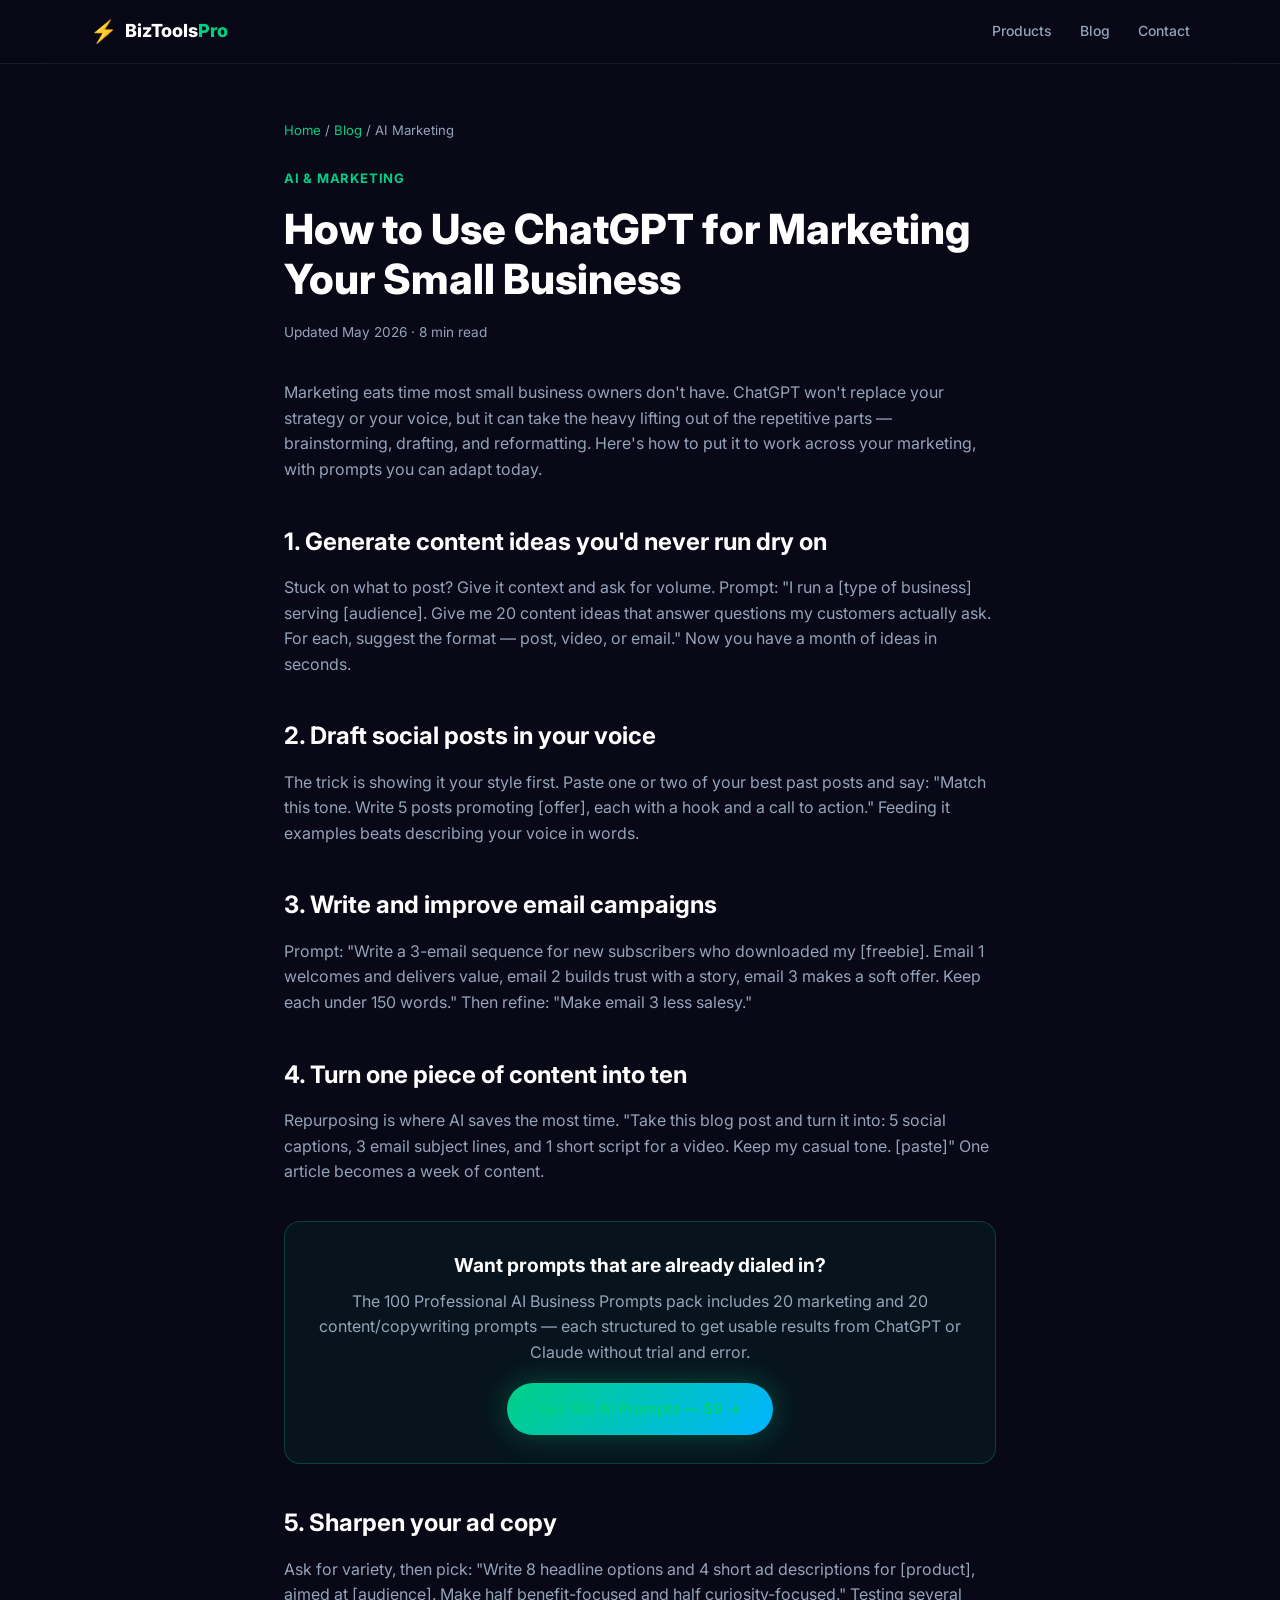
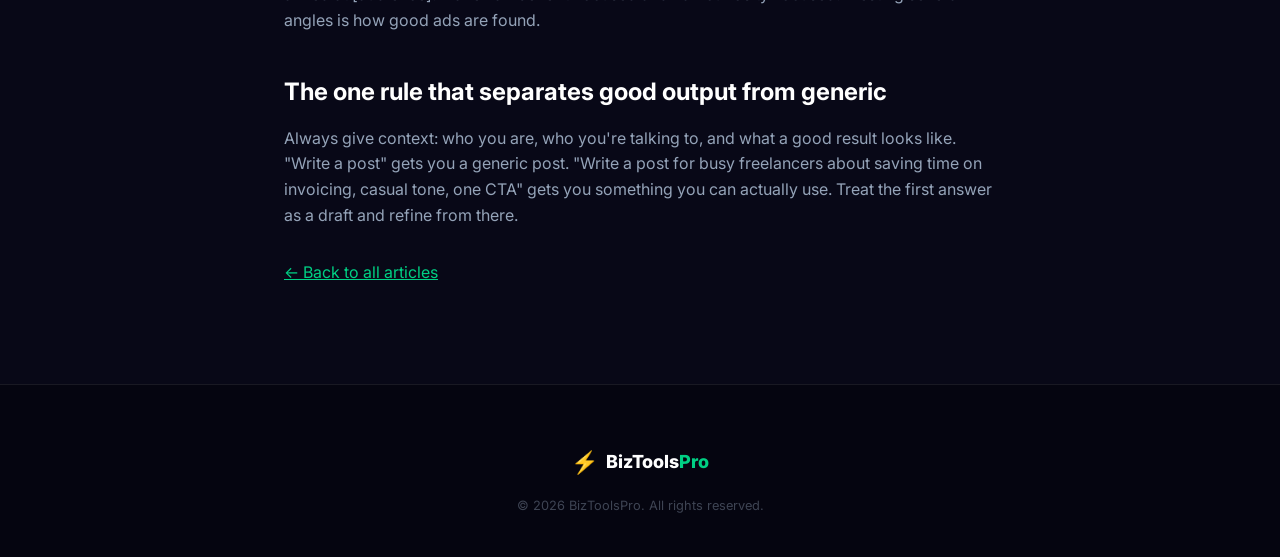
<file: blog/how-to-use-chatgpt-for-marketing.html>
<!DOCTYPE html>
<html lang="en">
<head>
  <meta charset="UTF-8" />
  <meta name="viewport" content="width=device-width, initial-scale=1.0" />
  <title>How to Use ChatGPT for Marketing Your Small Business (2026 Guide)</title>
  <meta name="description" content="A practical guide to using ChatGPT for small business marketing — content ideas, social posts, email campaigns and ads — with example prompts you can copy.">
  <link rel="canonical" href="https://setariumgerencia-debug.github.io/blog/how-to-use-chatgpt-for-marketing.html">
  <meta property="og:type" content="article">
  <meta property="og:title" content="How to Use ChatGPT for Marketing Your Small Business">
  <meta property="og:description" content="Content ideas, social posts, emails and ads with ChatGPT — with copy-ready prompts.">
  <meta property="og:image" content="https://setariumgerencia-debug.github.io/images/pin_ai_prompts.png">
  <meta property="og:url" content="https://setariumgerencia-debug.github.io/blog/how-to-use-chatgpt-for-marketing.html">
  <meta name="twitter:card" content="summary_large_image">
  <link rel="preconnect" href="https://fonts.googleapis.com">
  <link href="https://fonts.googleapis.com/css2?family=Inter:wght@400;500;600;700;800&display=swap" rel="stylesheet">
  <link rel="stylesheet" href="../css/style.css">
  <script type="application/ld+json">
  {"@context":"https://schema.org","@type":"Article","headline":"How to Use ChatGPT for Marketing Your Small Business","image":"https://setariumgerencia-debug.github.io/images/pin_ai_prompts.png","author":{"@type":"Organization","name":"BizToolsPro"},"publisher":{"@type":"Organization","name":"BizToolsPro"},"datePublished":"2026-05-30","mainEntityOfPage":"https://setariumgerencia-debug.github.io/blog/how-to-use-chatgpt-for-marketing.html"}
  </script>
</head>
<body>
  <nav class="nav">
    <div class="nav-inner">
      <a href="../index.html" class="logo"><span class="logo-icon">&#9889;</span><span class="logo-text">BizTools<span class="logo-accent">Pro</span></span></a>
      <div class="nav-links">
        <a href="../index.html#products">Products</a>
        <a href="index.html">Blog</a>
        <a href="../index.html#contact">Contact</a>
      </div>
    </div>
  </nav>

  <div class="blog-wrap">
    <article class="post">
      <div class="breadcrumb"><a href="../index.html">Home</a> / <a href="index.html">Blog</a> / AI Marketing</div>
      <span class="eyebrow">AI &amp; Marketing</span>
      <h1>How to Use ChatGPT for Marketing Your Small Business</h1>
      <p class="meta">Updated May 2026 &middot; 8 min read</p>

      <p>Marketing eats time most small business owners don't have. ChatGPT won't replace your strategy or your voice, but it can take the heavy lifting out of the repetitive parts &mdash; brainstorming, drafting, and reformatting. Here's how to put it to work across your marketing, with prompts you can adapt today.</p>

      <h2>1. Generate content ideas you'd never run dry on</h2>
      <p>Stuck on what to post? Give it context and ask for volume. Prompt: "I run a [type of business] serving [audience]. Give me 20 content ideas that answer questions my customers actually ask. For each, suggest the format &mdash; post, video, or email." Now you have a month of ideas in seconds.</p>

      <h2>2. Draft social posts in your voice</h2>
      <p>The trick is showing it your style first. Paste one or two of your best past posts and say: "Match this tone. Write 5 posts promoting [offer], each with a hook and a call to action." Feeding it examples beats describing your voice in words.</p>

      <h2>3. Write and improve email campaigns</h2>
      <p>Prompt: "Write a 3-email sequence for new subscribers who downloaded my [freebie]. Email 1 welcomes and delivers value, email 2 builds trust with a story, email 3 makes a soft offer. Keep each under 150 words." Then refine: "Make email 3 less salesy."</p>

      <h2>4. Turn one piece of content into ten</h2>
      <p>Repurposing is where AI saves the most time. "Take this blog post and turn it into: 5 social captions, 3 email subject lines, and 1 short script for a video. Keep my casual tone. [paste]" One article becomes a week of content.</p>

      <div class="cta-box">
        <h4>Want prompts that are already dialed in?</h4>
        <p>The 100 Professional AI Business Prompts pack includes 20 marketing and 20 content/copywriting prompts &mdash; each structured to get usable results from ChatGPT or Claude without trial and error.</p>
        <a href="https://payhip.com/b/nP9mg" class="btn-primary" target="_blank" rel="noopener">Get 100 AI Prompts &mdash; $9 &rarr;</a>
      </div>

      <h2>5. Sharpen your ad copy</h2>
      <p>Ask for variety, then pick: "Write 8 headline options and 4 short ad descriptions for [product], aimed at [audience]. Make half benefit-focused and half curiosity-focused." Testing several angles is how good ads are found.</p>

      <h2>The one rule that separates good output from generic</h2>
      <p>Always give context: who you are, who you're talking to, and what a good result looks like. "Write a post" gets you a generic post. "Write a post for busy freelancers about saving time on invoicing, casual tone, one CTA" gets you something you can actually use. Treat the first answer as a draft and refine from there.</p>

      <p style="margin-top:32px"><a href="index.html">&larr; Back to all articles</a></p>
    </article>
  </div>

  <footer class="footer">
    <div class="footer-inner">
      <a href="../index.html" class="logo"><span class="logo-icon">&#9889;</span><span class="logo-text">BizTools<span class="logo-accent">Pro</span></span></a>
      <p class="footer-copy" style="margin-top:16px">&copy; 2026 BizToolsPro. All rights reserved.</p>
    </div>
  </footer>
</body>
</html>
</file>
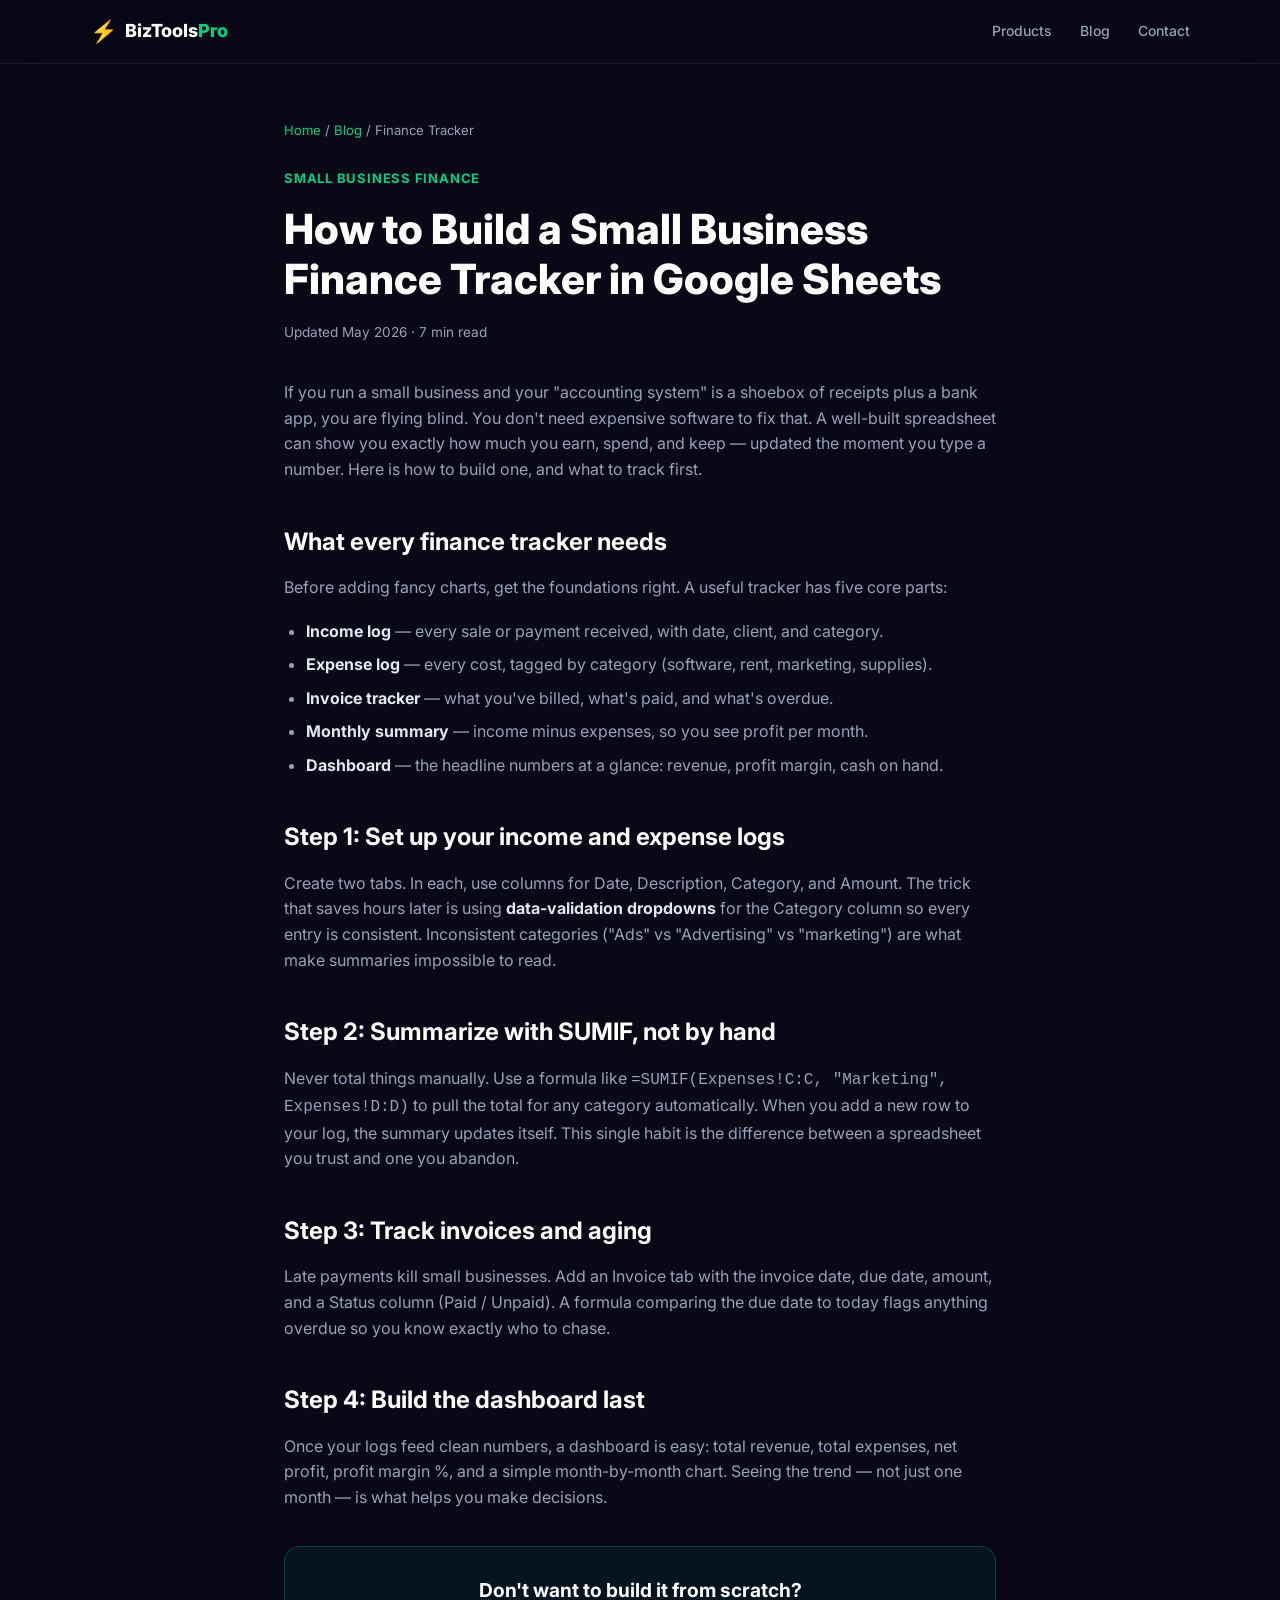
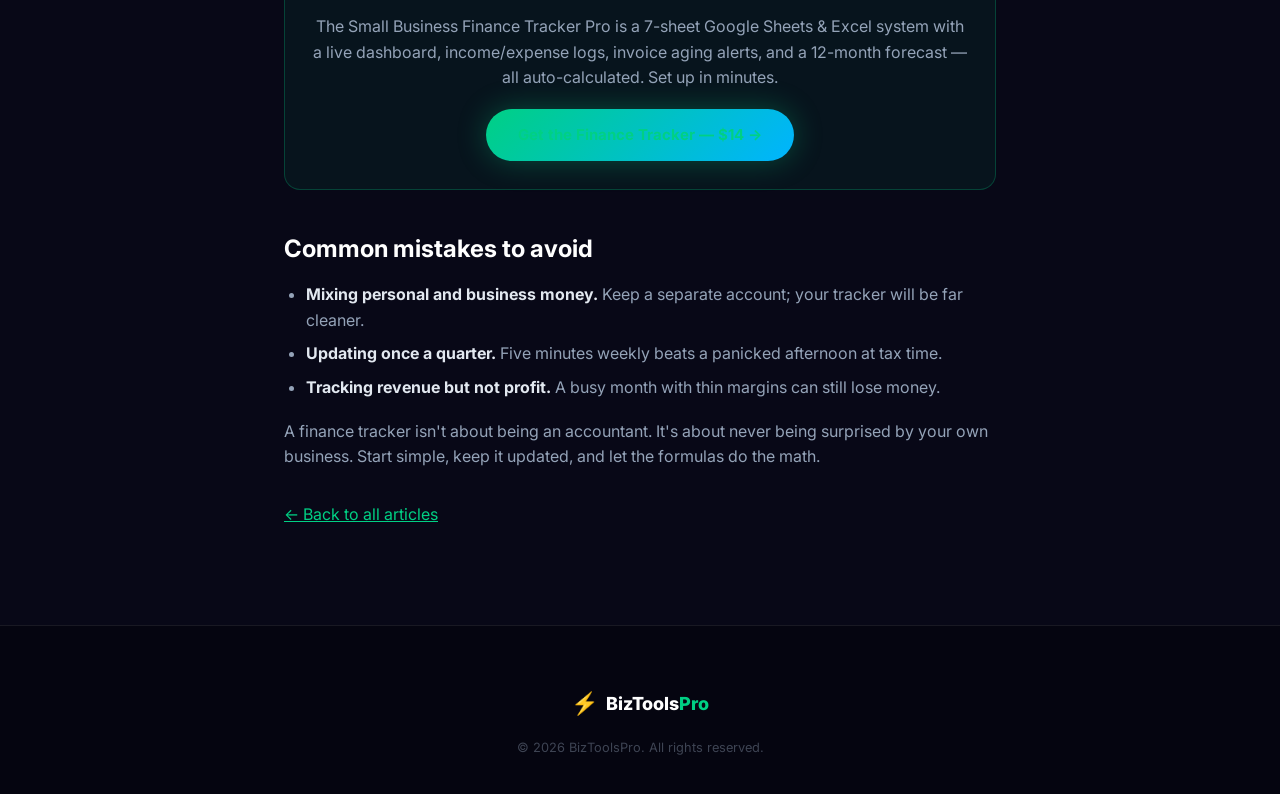
<file: blog/small-business-finance-tracker-template.html>
<!DOCTYPE html>
<html lang="en">
<head>
  <meta charset="UTF-8" />
  <meta name="viewport" content="width=device-width, initial-scale=1.0" />
  <title>How to Build a Small Business Finance Tracker in Google Sheets (2026)</title>
  <meta name="description" content="A step-by-step guide to tracking income, expenses, invoices and cash flow in Google Sheets — plus a ready-made finance tracker template that does it all for you.">
  <link rel="canonical" href="https://setariumgerencia-debug.github.io/blog/small-business-finance-tracker-template.html">
  <meta property="og:type" content="article">
  <meta property="og:title" content="How to Build a Small Business Finance Tracker in Google Sheets">
  <meta property="og:description" content="Track income, expenses, invoices and cash flow in Google Sheets — with a free framework and a done-for-you template.">
  <meta property="og:image" content="https://setariumgerencia-debug.github.io/images/pin_finance_tracker.png">
  <meta property="og:url" content="https://setariumgerencia-debug.github.io/blog/small-business-finance-tracker-template.html">
  <meta name="twitter:card" content="summary_large_image">
  <link rel="preconnect" href="https://fonts.googleapis.com">
  <link href="https://fonts.googleapis.com/css2?family=Inter:wght@400;500;600;700;800&display=swap" rel="stylesheet">
  <link rel="stylesheet" href="../css/style.css">
  <script type="application/ld+json">
  {
    "@context": "https://schema.org",
    "@type": "Article",
    "headline": "How to Build a Small Business Finance Tracker in Google Sheets",
    "image": "https://setariumgerencia-debug.github.io/images/pin_finance_tracker.png",
    "author": {"@type": "Organization", "name": "BizToolsPro"},
    "publisher": {"@type": "Organization", "name": "BizToolsPro"},
    "datePublished": "2026-05-30",
    "mainEntityOfPage": "https://setariumgerencia-debug.github.io/blog/small-business-finance-tracker-template.html"
  }
  </script>
</head>
<body>
  <nav class="nav">
    <div class="nav-inner">
      <a href="../index.html" class="logo">
        <span class="logo-icon">&#9889;</span>
        <span class="logo-text">BizTools<span class="logo-accent">Pro</span></span>
      </a>
      <div class="nav-links">
        <a href="../index.html#products">Products</a>
        <a href="index.html">Blog</a>
        <a href="../index.html#contact">Contact</a>
      </div>
    </div>
  </nav>

  <div class="blog-wrap">
    <article class="post">
      <div class="breadcrumb"><a href="../index.html">Home</a> / <a href="index.html">Blog</a> / Finance Tracker</div>
      <span class="eyebrow">Small Business Finance</span>
      <h1>How to Build a Small Business Finance Tracker in Google Sheets</h1>
      <p class="meta">Updated May 2026 &middot; 7 min read</p>

      <p>If you run a small business and your "accounting system" is a shoebox of receipts plus a bank app, you are flying blind. You don't need expensive software to fix that. A well-built spreadsheet can show you exactly how much you earn, spend, and keep &mdash; updated the moment you type a number. Here is how to build one, and what to track first.</p>

      <h2>What every finance tracker needs</h2>
      <p>Before adding fancy charts, get the foundations right. A useful tracker has five core parts:</p>
      <ul>
        <li><strong>Income log</strong> &mdash; every sale or payment received, with date, client, and category.</li>
        <li><strong>Expense log</strong> &mdash; every cost, tagged by category (software, rent, marketing, supplies).</li>
        <li><strong>Invoice tracker</strong> &mdash; what you've billed, what's paid, and what's overdue.</li>
        <li><strong>Monthly summary</strong> &mdash; income minus expenses, so you see profit per month.</li>
        <li><strong>Dashboard</strong> &mdash; the headline numbers at a glance: revenue, profit margin, cash on hand.</li>
      </ul>

      <h2>Step 1: Set up your income and expense logs</h2>
      <p>Create two tabs. In each, use columns for Date, Description, Category, and Amount. The trick that saves hours later is using <strong>data-validation dropdowns</strong> for the Category column so every entry is consistent. Inconsistent categories ("Ads" vs "Advertising" vs "marketing") are what make summaries impossible to read.</p>

      <h2>Step 2: Summarize with SUMIF, not by hand</h2>
      <p>Never total things manually. Use a formula like <code>=SUMIF(Expenses!C:C, "Marketing", Expenses!D:D)</code> to pull the total for any category automatically. When you add a new row to your log, the summary updates itself. This single habit is the difference between a spreadsheet you trust and one you abandon.</p>

      <h2>Step 3: Track invoices and aging</h2>
      <p>Late payments kill small businesses. Add an Invoice tab with the invoice date, due date, amount, and a Status column (Paid / Unpaid). A formula comparing the due date to today flags anything overdue so you know exactly who to chase.</p>

      <h2>Step 4: Build the dashboard last</h2>
      <p>Once your logs feed clean numbers, a dashboard is easy: total revenue, total expenses, net profit, profit margin %, and a simple month-by-month chart. Seeing the trend &mdash; not just one month &mdash; is what helps you make decisions.</p>

      <div class="cta-box">
        <h4>Don't want to build it from scratch?</h4>
        <p>The Small Business Finance Tracker Pro is a 7-sheet Google Sheets &amp; Excel system with a live dashboard, income/expense logs, invoice aging alerts, and a 12-month forecast &mdash; all auto-calculated. Set up in minutes.</p>
        <a href="https://payhip.com/b/Bp0Zt" class="btn-primary" target="_blank" rel="noopener">Get the Finance Tracker &mdash; $14 &rarr;</a>
      </div>

      <h2>Common mistakes to avoid</h2>
      <ul>
        <li><strong>Mixing personal and business money.</strong> Keep a separate account; your tracker will be far cleaner.</li>
        <li><strong>Updating once a quarter.</strong> Five minutes weekly beats a panicked afternoon at tax time.</li>
        <li><strong>Tracking revenue but not profit.</strong> A busy month with thin margins can still lose money.</li>
      </ul>

      <p>A finance tracker isn't about being an accountant. It's about never being surprised by your own business. Start simple, keep it updated, and let the formulas do the math.</p>

      <p style="margin-top:32px"><a href="index.html">&larr; Back to all articles</a></p>
    </article>
  </div>

  <footer class="footer">
    <div class="footer-inner">
      <a href="../index.html" class="logo"><span class="logo-icon">&#9889;</span><span class="logo-text">BizTools<span class="logo-accent">Pro</span></span></a>
      <p class="footer-copy" style="margin-top:16px">&copy; 2026 BizToolsPro. All rights reserved.</p>
    </div>
  </footer>
</body>
</html>
</file>
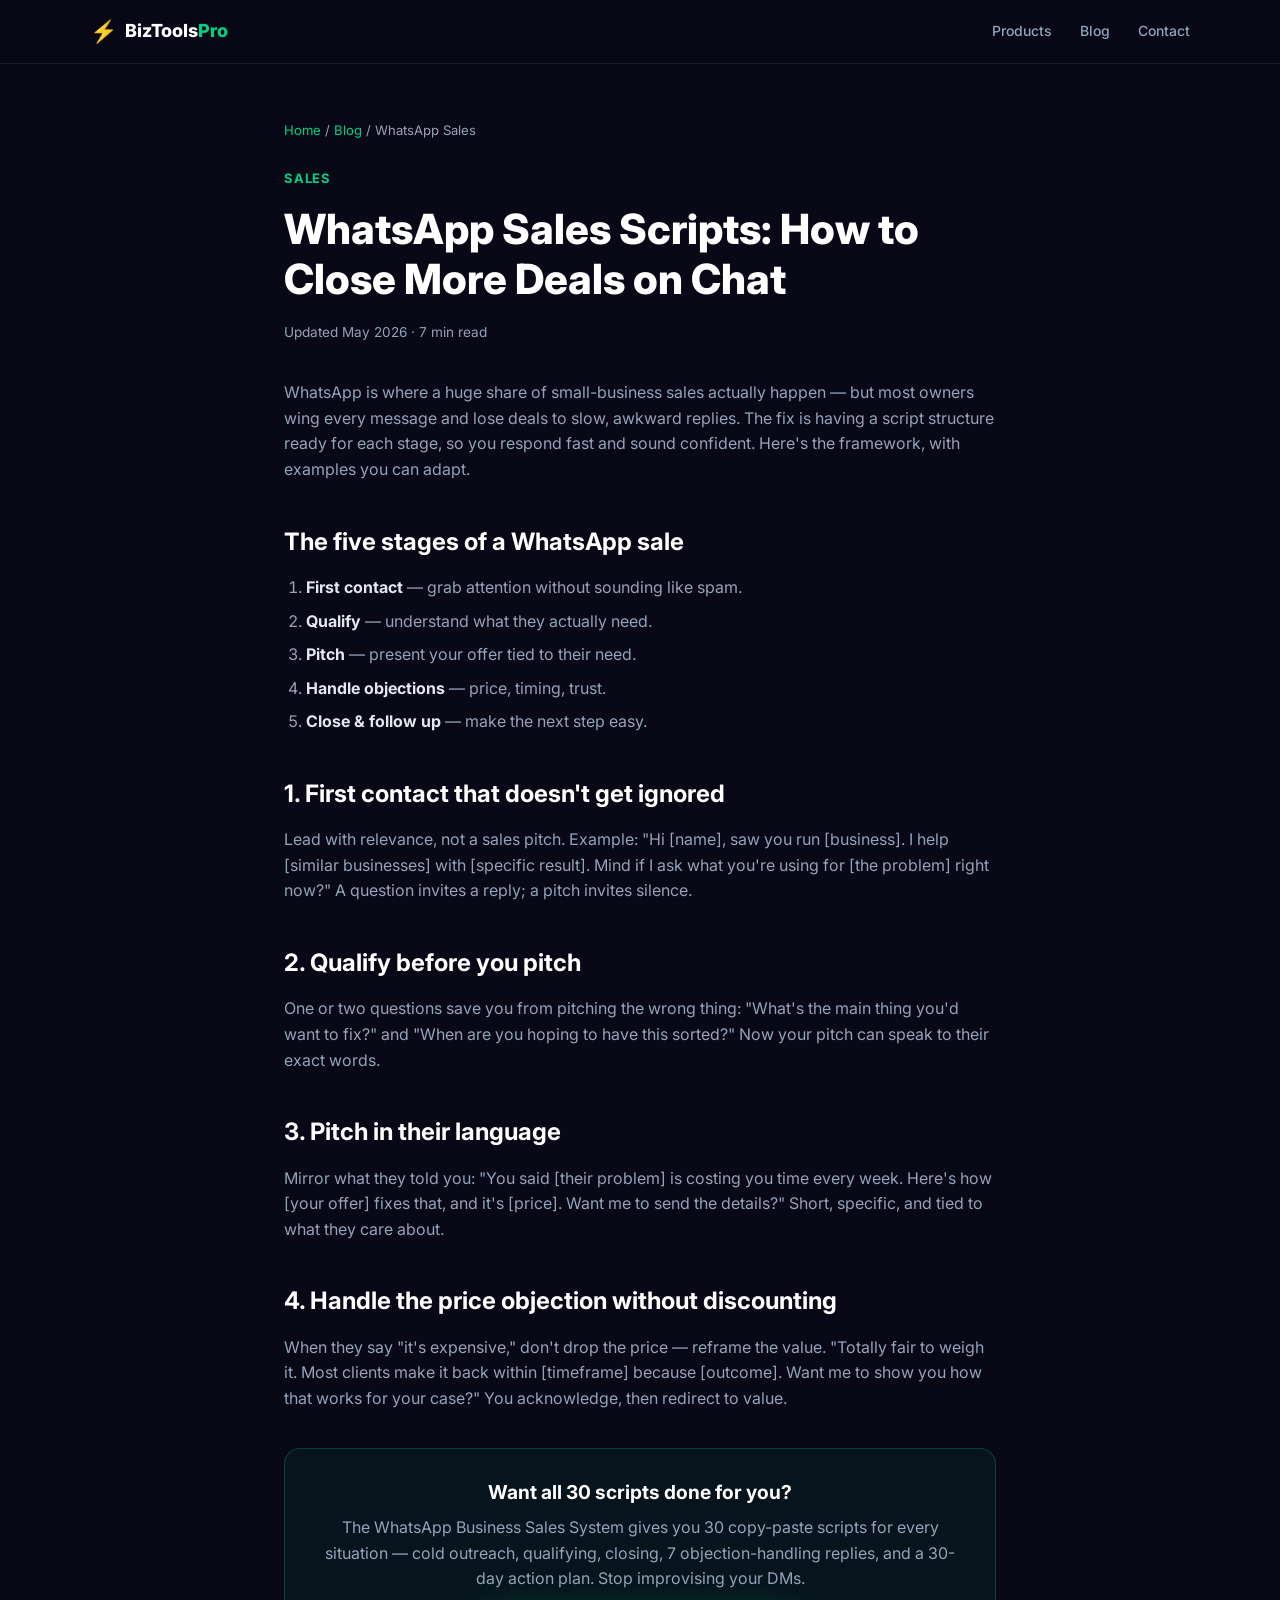
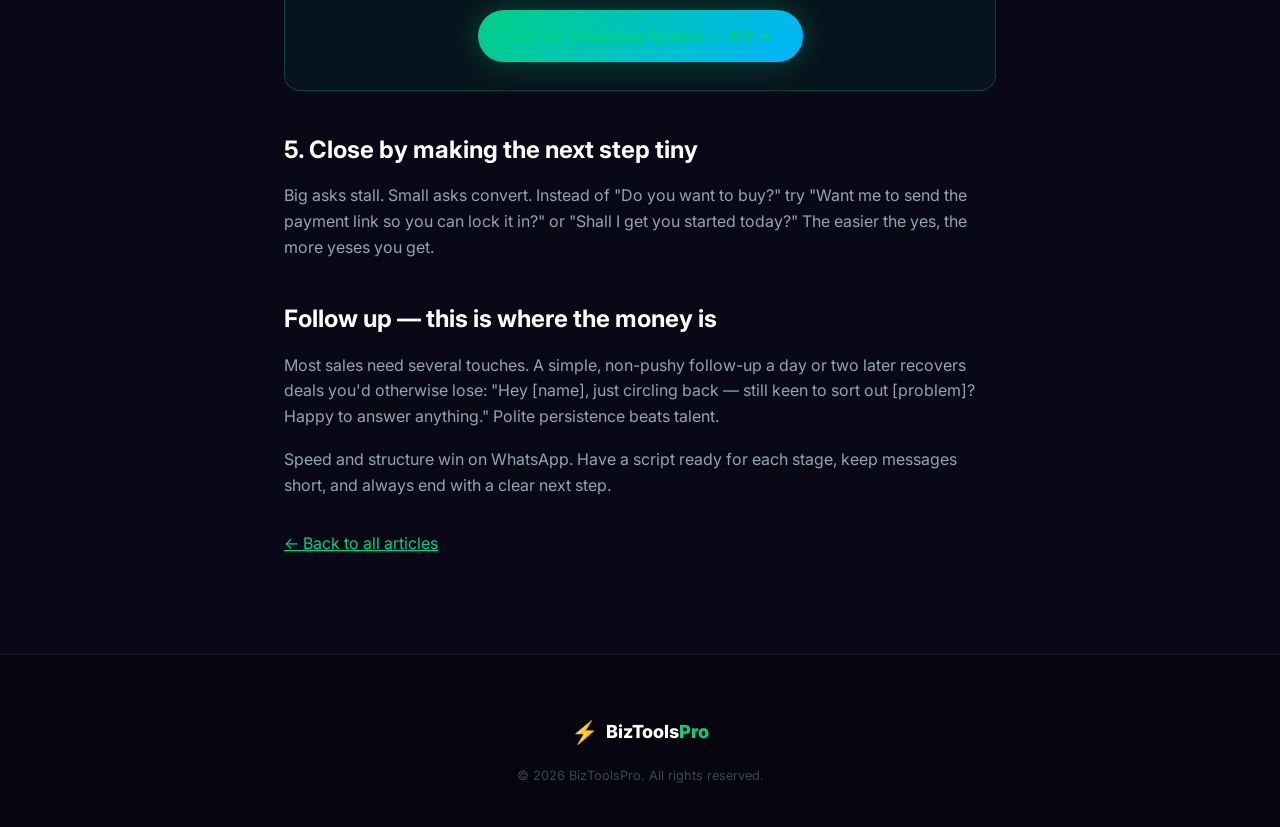
<file: blog/whatsapp-sales-scripts.html>
<!DOCTYPE html>
<html lang="en">
<head>
  <meta charset="UTF-8" />
  <meta name="viewport" content="width=device-width, initial-scale=1.0" />
  <title>WhatsApp Sales Scripts: How to Close More Deals on Chat (2026)</title>
  <meta name="description" content="Proven WhatsApp sales script structures for cold outreach, follow-ups, objection handling and closing — plus a 30-script system you can copy and paste.">
  <link rel="canonical" href="https://setariumgerencia-debug.github.io/blog/whatsapp-sales-scripts.html">
  <meta property="og:type" content="article">
  <meta property="og:title" content="WhatsApp Sales Scripts: How to Close More Deals on Chat">
  <meta property="og:description" content="Script structures for cold outreach, follow-ups and closing on WhatsApp — with a copy-paste system.">
  <meta property="og:image" content="https://setariumgerencia-debug.github.io/images/pin_whatsapp.png">
  <meta property="og:url" content="https://setariumgerencia-debug.github.io/blog/whatsapp-sales-scripts.html">
  <meta name="twitter:card" content="summary_large_image">
  <link rel="preconnect" href="https://fonts.googleapis.com">
  <link href="https://fonts.googleapis.com/css2?family=Inter:wght@400;500;600;700;800&display=swap" rel="stylesheet">
  <link rel="stylesheet" href="../css/style.css">
  <script type="application/ld+json">
  {
    "@context": "https://schema.org",
    "@type": "Article",
    "headline": "WhatsApp Sales Scripts: How to Close More Deals on Chat",
    "image": "https://setariumgerencia-debug.github.io/images/pin_whatsapp.png",
    "author": {"@type": "Organization", "name": "BizToolsPro"},
    "publisher": {"@type": "Organization", "name": "BizToolsPro"},
    "datePublished": "2026-05-30",
    "mainEntityOfPage": "https://setariumgerencia-debug.github.io/blog/whatsapp-sales-scripts.html"
  }
  </script>
</head>
<body>
  <nav class="nav">
    <div class="nav-inner">
      <a href="../index.html" class="logo">
        <span class="logo-icon">&#9889;</span>
        <span class="logo-text">BizTools<span class="logo-accent">Pro</span></span>
      </a>
      <div class="nav-links">
        <a href="../index.html#products">Products</a>
        <a href="index.html">Blog</a>
        <a href="../index.html#contact">Contact</a>
      </div>
    </div>
  </nav>

  <div class="blog-wrap">
    <article class="post">
      <div class="breadcrumb"><a href="../index.html">Home</a> / <a href="index.html">Blog</a> / WhatsApp Sales</div>
      <span class="eyebrow">Sales</span>
      <h1>WhatsApp Sales Scripts: How to Close More Deals on Chat</h1>
      <p class="meta">Updated May 2026 &middot; 7 min read</p>

      <p>WhatsApp is where a huge share of small-business sales actually happen &mdash; but most owners wing every message and lose deals to slow, awkward replies. The fix is having a script structure ready for each stage, so you respond fast and sound confident. Here's the framework, with examples you can adapt.</p>

      <h2>The five stages of a WhatsApp sale</h2>
      <ol>
        <li><strong>First contact</strong> &mdash; grab attention without sounding like spam.</li>
        <li><strong>Qualify</strong> &mdash; understand what they actually need.</li>
        <li><strong>Pitch</strong> &mdash; present your offer tied to their need.</li>
        <li><strong>Handle objections</strong> &mdash; price, timing, trust.</li>
        <li><strong>Close &amp; follow up</strong> &mdash; make the next step easy.</li>
      </ol>

      <h2>1. First contact that doesn't get ignored</h2>
      <p>Lead with relevance, not a sales pitch. Example: "Hi [name], saw you run [business]. I help [similar businesses] with [specific result]. Mind if I ask what you're using for [the problem] right now?" A question invites a reply; a pitch invites silence.</p>

      <h2>2. Qualify before you pitch</h2>
      <p>One or two questions save you from pitching the wrong thing: "What's the main thing you'd want to fix?" and "When are you hoping to have this sorted?" Now your pitch can speak to their exact words.</p>

      <h2>3. Pitch in their language</h2>
      <p>Mirror what they told you: "You said [their problem] is costing you time every week. Here's how [your offer] fixes that, and it's [price]. Want me to send the details?" Short, specific, and tied to what they care about.</p>

      <h2>4. Handle the price objection without discounting</h2>
      <p>When they say "it's expensive," don't drop the price &mdash; reframe the value. "Totally fair to weigh it. Most clients make it back within [timeframe] because [outcome]. Want me to show you how that works for your case?" You acknowledge, then redirect to value.</p>

      <div class="cta-box">
        <h4>Want all 30 scripts done for you?</h4>
        <p>The WhatsApp Business Sales System gives you 30 copy-paste scripts for every situation &mdash; cold outreach, qualifying, closing, 7 objection-handling replies, and a 30-day action plan. Stop improvising your DMs.</p>
        <a href="https://payhip.com/b/49QEh" class="btn-primary" target="_blank" rel="noopener">Get the WhatsApp System &mdash; $12 &rarr;</a>
      </div>

      <h2>5. Close by making the next step tiny</h2>
      <p>Big asks stall. Small asks convert. Instead of "Do you want to buy?" try "Want me to send the payment link so you can lock it in?" or "Shall I get you started today?" The easier the yes, the more yeses you get.</p>

      <h2>Follow up &mdash; this is where the money is</h2>
      <p>Most sales need several touches. A simple, non-pushy follow-up a day or two later recovers deals you'd otherwise lose: "Hey [name], just circling back &mdash; still keen to sort out [problem]? Happy to answer anything." Polite persistence beats talent.</p>

      <p>Speed and structure win on WhatsApp. Have a script ready for each stage, keep messages short, and always end with a clear next step.</p>

      <p style="margin-top:32px"><a href="index.html">&larr; Back to all articles</a></p>
    </article>
  </div>

  <footer class="footer">
    <div class="footer-inner">
      <a href="../index.html" class="logo"><span class="logo-icon">&#9889;</span><span class="logo-text">BizTools<span class="logo-accent">Pro</span></span></a>
      <p class="footer-copy" style="margin-top:16px">&copy; 2026 BizToolsPro. All rights reserved.</p>
    </div>
  </footer>
</body>
</html>
</file>
<file: css/style.css>
* { box-sizing: border-box; margin: 0; padding: 0; }

:root {
  --bg: #080817;
  --bg2: #0f0f23;
  --green: #00d084;
  --green2: #00b4ff;
  --purple: #7c3aed;
  --text: #e2e8f0;
  --text-muted: #94a3b8;
  --card-bg: rgba(255,255,255,0.04);
  --card-border: rgba(255,255,255,0.08);
  --radius: 16px;
}

body {
  font-family: 'Inter', sans-serif;
  background: var(--bg);
  color: var(--text);
  line-height: 1.6;
  overflow-x: hidden;
}

/* ── NAV ── */
.nav {
  position: fixed; top: 0; left: 0; right: 0; z-index: 100;
  background: rgba(8,8,23,0.85);
  backdrop-filter: blur(20px);
  border-bottom: 1px solid var(--card-border);
  padding: 0 24px;
  height: 64px;
}
.nav-inner {
  max-width: 1100px; margin: 0 auto;
  display: flex; align-items: center; justify-content: space-between;
  height: 100%;
}
.logo { display: flex; align-items: center; gap: 8px; text-decoration: none; }
.logo-icon { font-size: 22px; }
.logo-text { font-size: 18px; font-weight: 800; color: #fff; }
.logo-accent { color: var(--green); }
.nav-links { display: flex; gap: 28px; }
.nav-links a {
  color: var(--text-muted); text-decoration: none;
  font-size: 14px; font-weight: 500;
  transition: color .2s;
}
.nav-links a:hover { color: #fff; }

/* ── HERO ── */
.hero {
  min-height: 100vh;
  display: flex; flex-direction: column;
  align-items: center; justify-content: center;
  text-align: center;
  padding: 120px 24px 80px;
  background:
    radial-gradient(ellipse 80% 50% at 50% -10%, rgba(0,208,132,.18) 0%, transparent 60%),
    radial-gradient(ellipse 60% 40% at 80% 60%, rgba(0,180,255,.10) 0%, transparent 50%),
    var(--bg);
}
.hero-badge {
  display: inline-flex; align-items: center; gap: 8px;
  background: rgba(0,208,132,.08);
  border: 1px solid rgba(0,208,132,.25);
  color: var(--green);
  font-size: 13px; font-weight: 600;
  padding: 6px 16px; border-radius: 999px;
  margin-bottom: 28px;
}
.hero-title {
  font-size: clamp(2.4rem, 6vw, 4rem);
  font-weight: 800; line-height: 1.15;
  color: #fff; margin-bottom: 20px;
  max-width: 800px;
}
.gradient-text {
  background: linear-gradient(135deg, var(--green) 0%, var(--green2) 100%);
  -webkit-background-clip: text; -webkit-text-fill-color: transparent;
  background-clip: text;
}
.hero-sub {
  font-size: 1.1rem; color: var(--text-muted);
  max-width: 560px; margin-bottom: 40px;
}
.hero-stats {
  display: flex; align-items: center; gap: 32px;
  margin-bottom: 40px;
}
.stat { display: flex; flex-direction: column; align-items: center; }
.stat-num { font-size: 1.6rem; font-weight: 800; color: #fff; }
.stat-label { font-size: 12px; color: var(--text-muted); }
.stat-divider { width: 1px; height: 36px; background: var(--card-border); }

/* ── BUTTONS ── */
.btn-primary {
  display: inline-block;
  background: linear-gradient(135deg, var(--green), var(--green2));
  color: #050510; font-weight: 700; font-size: 15px;
  padding: 14px 32px; border-radius: 999px;
  text-decoration: none;
  transition: transform .2s, box-shadow .2s;
  box-shadow: 0 0 30px rgba(0,208,132,.3);
}
.btn-primary:hover {
  transform: translateY(-2px);
  box-shadow: 0 0 50px rgba(0,208,132,.45);
}

/* ── TRUST BAR ── */
.trust-bar {
  background: rgba(255,255,255,.03);
  border-top: 1px solid var(--card-border);
  border-bottom: 1px solid var(--card-border);
  padding: 14px 24px;
  overflow: hidden;
}
.trust-bar-inner {
  max-width: 900px; margin: 0 auto;
  display: flex; flex-wrap: wrap;
  justify-content: center; gap: 20px 36px;
  font-size: 13px; font-weight: 500; color: var(--text-muted);
}

/* ── PRODUCTS ── */
.products {
  padding: 100px 24px;
  background: var(--bg2);
}
.section-header {
  text-align: center; max-width: 600px;
  margin: 0 auto 56px;
}
.section-tag {
  display: inline-block;
  background: rgba(0,208,132,.1);
  border: 1px solid rgba(0,208,132,.2);
  color: var(--green);
  font-size: 12px; font-weight: 700; letter-spacing: .08em;
  padding: 4px 14px; border-radius: 999px;
  margin-bottom: 16px; text-transform: uppercase;
}
.section-title {
  font-size: clamp(1.8rem, 4vw, 2.6rem);
  font-weight: 800; color: #fff; margin-bottom: 12px;
}
.section-sub { color: var(--text-muted); font-size: 1rem; }

.products-grid {
  max-width: 1100px; margin: 0 auto;
  display: grid; grid-template-columns: repeat(auto-fit, minmax(300px, 1fr));
  gap: 24px;
}

.product-card {
  background: var(--card-bg);
  border: 1px solid var(--card-border);
  border-radius: var(--radius);
  padding: 32px;
  display: flex; flex-direction: column;
  position: relative;
  transition: transform .2s, border-color .2s, box-shadow .2s;
}
.product-card:hover {
  transform: translateY(-4px);
  border-color: rgba(0,208,132,.3);
  box-shadow: 0 20px 60px rgba(0,0,0,.3);
}
.product-card.featured {
  border-color: rgba(0,208,132,.3);
  background: rgba(0,208,132,.04);
  box-shadow: 0 0 40px rgba(0,208,132,.08);
}

.product-badge {
  position: absolute; top: -13px; left: 50%; transform: translateX(-50%);
  background: linear-gradient(135deg, var(--green), var(--green2));
  color: #050510; font-size: 11px; font-weight: 700;
  padding: 4px 16px; border-radius: 999px;
  white-space: nowrap;
}
.product-img {
  width: calc(100% + 64px);
  margin: -32px -32px 20px;
  height: 200px;
  object-fit: cover;
  object-position: top center;
  border-bottom: 1px solid var(--card-border);
  border-radius: var(--radius) var(--radius) 0 0;
  display: block;
}
.product-icon { font-size: 2.4rem; margin-bottom: 16px; }
.product-title {
  font-size: 1.15rem; font-weight: 700;
  color: #fff; margin-bottom: 10px;
}
.product-desc {
  font-size: .9rem; color: var(--text-muted);
  margin-bottom: 20px; flex: 1;
}
.product-features {
  list-style: none; margin-bottom: 24px;
}
.product-features li {
  font-size: .88rem; color: var(--text);
  padding: 4px 0;
}
.product-footer {
  display: flex; align-items: center;
  justify-content: space-between; gap: 12px;
  margin-bottom: 10px;
}
.product-price { display: flex; align-items: baseline; gap: 8px; }
.price-old {
  font-size: .9rem; color: var(--text-muted);
  text-decoration: line-through;
}
.price-current {
  font-size: 1.8rem; font-weight: 800;
  color: var(--green);
}
.btn-buy {
  display: inline-block;
  background: linear-gradient(135deg, var(--green), var(--green2));
  color: #050510; font-weight: 700; font-size: 13px;
  padding: 10px 22px; border-radius: 999px;
  text-decoration: none;
  transition: transform .15s, box-shadow .15s;
  white-space: nowrap;
}
.btn-buy:hover {
  transform: translateY(-2px);
  box-shadow: 0 8px 24px rgba(0,208,132,.35);
}
.product-note { font-size: 11px; color: var(--text-muted); text-align: center; }

/* ── TESTIMONIALS ── */
.testimonials {
  padding: 100px 24px;
  background: var(--bg);
}
.testimonials-grid {
  max-width: 1100px; margin: 0 auto;
  display: grid; grid-template-columns: repeat(auto-fit, minmax(280px, 1fr));
  gap: 24px;
}
.testimonial {
  background: var(--card-bg);
  border: 1px solid var(--card-border);
  border-radius: var(--radius);
  padding: 28px;
}
.stars { color: #fbbf24; font-size: 1.1rem; margin-bottom: 12px; }
.testimonial p { font-size: .9rem; color: var(--text-muted); margin-bottom: 16px; font-style: italic; }
.testimonial-author { font-size: .82rem; color: var(--green); font-weight: 600; }

/* ── BUNDLE ── */
.bundle {
  padding: 80px 24px;
  background: linear-gradient(135deg, rgba(0,208,132,.08), rgba(0,180,255,.06));
  border-top: 1px solid rgba(0,208,132,.15);
  border-bottom: 1px solid rgba(0,208,132,.15);
  text-align: center;
}
.bundle-inner { max-width: 600px; margin: 0 auto; }
.bundle-badge {
  display: inline-block;
  background: rgba(255,100,50,.15);
  border: 1px solid rgba(255,100,50,.3);
  color: #ff6432; font-size: 13px; font-weight: 700;
  padding: 5px 16px; border-radius: 999px; margin-bottom: 20px;
}
.bundle h2 { font-size: 2rem; font-weight: 800; color: #fff; margin-bottom: 8px; }
.bundle p { color: var(--text-muted); margin-bottom: 24px; }
.bundle-price {
  display: flex; align-items: center;
  justify-content: center; gap: 16px; margin-bottom: 28px;
}
.bundle-old {
  font-size: 1rem; color: var(--text-muted);
  text-decoration: line-through;
}
.bundle-current { font-size: 2.2rem; font-weight: 800; color: var(--green); }
.bundle-save {
  background: rgba(0,208,132,.15);
  border: 1px solid rgba(0,208,132,.3);
  color: var(--green);
  font-size: 12px; font-weight: 700;
  padding: 4px 12px; border-radius: 999px;
}
.btn-bundle {
  display: inline-block;
  background: linear-gradient(135deg, var(--green), var(--green2));
  color: #050510; font-weight: 700; font-size: 16px;
  padding: 16px 40px; border-radius: 999px;
  text-decoration: none;
  transition: transform .2s, box-shadow .2s;
  box-shadow: 0 0 40px rgba(0,208,132,.3);
}
.btn-bundle:hover {
  transform: translateY(-2px);
  box-shadow: 0 0 60px rgba(0,208,132,.5);
}

/* ── FAQ ── */
.faq {
  padding: 100px 24px;
  background: var(--bg2);
}
.faq-grid {
  max-width: 900px; margin: 0 auto;
  display: grid; grid-template-columns: repeat(auto-fit, minmax(360px, 1fr));
  gap: 20px;
}
.faq-item {
  background: var(--card-bg);
  border: 1px solid var(--card-border);
  border-radius: var(--radius);
  padding: 24px;
}
.faq-item h4 { font-size: .95rem; font-weight: 700; color: #fff; margin-bottom: 8px; }
.faq-item p { font-size: .88rem; color: var(--text-muted); }

/* ── FOOTER ── */
.footer {
  padding: 60px 24px 40px;
  background: #050510;
  border-top: 1px solid var(--card-border);
  text-align: center;
}
.footer-inner { max-width: 600px; margin: 0 auto; }
.footer .logo { justify-content: center; margin-bottom: 16px; }
.footer-desc { color: var(--text-muted); font-size: .9rem; margin-bottom: 24px; }
.footer-links { display: flex; justify-content: center; gap: 28px; margin-bottom: 24px; }
.footer-links a { color: var(--text-muted); text-decoration: none; font-size: .88rem; }
.footer-links a:hover { color: var(--green); }
.footer-copy { font-size: .8rem; color: rgba(148,163,184,.4); }

/* ── BLOG ── */
.blog-wrap {
  max-width: 760px;
  margin: 0 auto;
  padding: 120px 24px 80px;
}
.blog-hero { padding: 120px 24px 40px; text-align: center; }
.blog-hero h1 { font-size: clamp(2rem, 5vw, 3rem); font-weight: 800; color: #fff; margin-bottom: 14px; }
.blog-hero p { color: var(--text-muted); max-width: 560px; margin: 0 auto; }
.blog-grid {
  max-width: 1000px; margin: 0 auto; padding: 40px 24px 100px;
  display: grid; grid-template-columns: repeat(auto-fit, minmax(300px, 1fr));
  gap: 24px;
}
.blog-card {
  background: var(--card-bg); border: 1px solid var(--card-border);
  border-radius: var(--radius); padding: 28px;
  text-decoration: none; display: flex; flex-direction: column;
  transition: transform .2s, border-color .2s;
}
.blog-card:hover { transform: translateY(-4px); border-color: rgba(0,208,132,.3); }
.blog-card .tag { font-size: 11px; font-weight: 700; letter-spacing: .06em; color: var(--green); text-transform: uppercase; margin-bottom: 12px; }
.blog-card h3 { font-size: 1.2rem; color: #fff; font-weight: 700; margin-bottom: 10px; line-height: 1.3; }
.blog-card p { font-size: .9rem; color: var(--text-muted); flex: 1; }
.blog-card .read { font-size: .85rem; color: var(--green); font-weight: 600; margin-top: 16px; }

article.post { color: var(--text); }
article.post .eyebrow { color: var(--green); font-size: 13px; font-weight: 700; letter-spacing: .06em; text-transform: uppercase; }
article.post h1 { font-size: clamp(1.8rem, 4.5vw, 2.6rem); color: #fff; font-weight: 800; line-height: 1.2; margin: 14px 0 18px; }
article.post .meta { color: var(--text-muted); font-size: .85rem; margin-bottom: 36px; }
article.post h2 { font-size: 1.5rem; color: #fff; font-weight: 700; margin: 40px 0 14px; }
article.post h3 { font-size: 1.15rem; color: #fff; font-weight: 700; margin: 28px 0 10px; }
article.post p { color: var(--text-muted); margin-bottom: 18px; font-size: 1rem; }
article.post ul, article.post ol { color: var(--text-muted); margin: 0 0 18px 22px; }
article.post li { margin-bottom: 8px; }
article.post strong { color: var(--text); }
article.post a { color: var(--green); }
article.post .cta-box {
  background: rgba(0,208,132,.06); border: 1px solid rgba(0,208,132,.25);
  border-radius: var(--radius); padding: 28px; margin: 36px 0; text-align: center;
}
article.post .cta-box h4 { color: #fff; font-size: 1.2rem; margin-bottom: 8px; }
article.post .cta-box p { margin-bottom: 18px; }
.breadcrumb { font-size: .82rem; color: var(--text-muted); margin-bottom: 24px; }
.breadcrumb a { color: var(--text-muted); text-decoration: none; }
.breadcrumb a:hover { color: var(--green); }

/* ── RESPONSIVE ── */
@media (max-width: 640px) {
  .hero-stats { gap: 16px; }
  .stat-num { font-size: 1.3rem; }
  .faq-grid { grid-template-columns: 1fr; }
  .nav-links { display: none; }
  .bundle-price { flex-wrap: wrap; }
}
</file>
